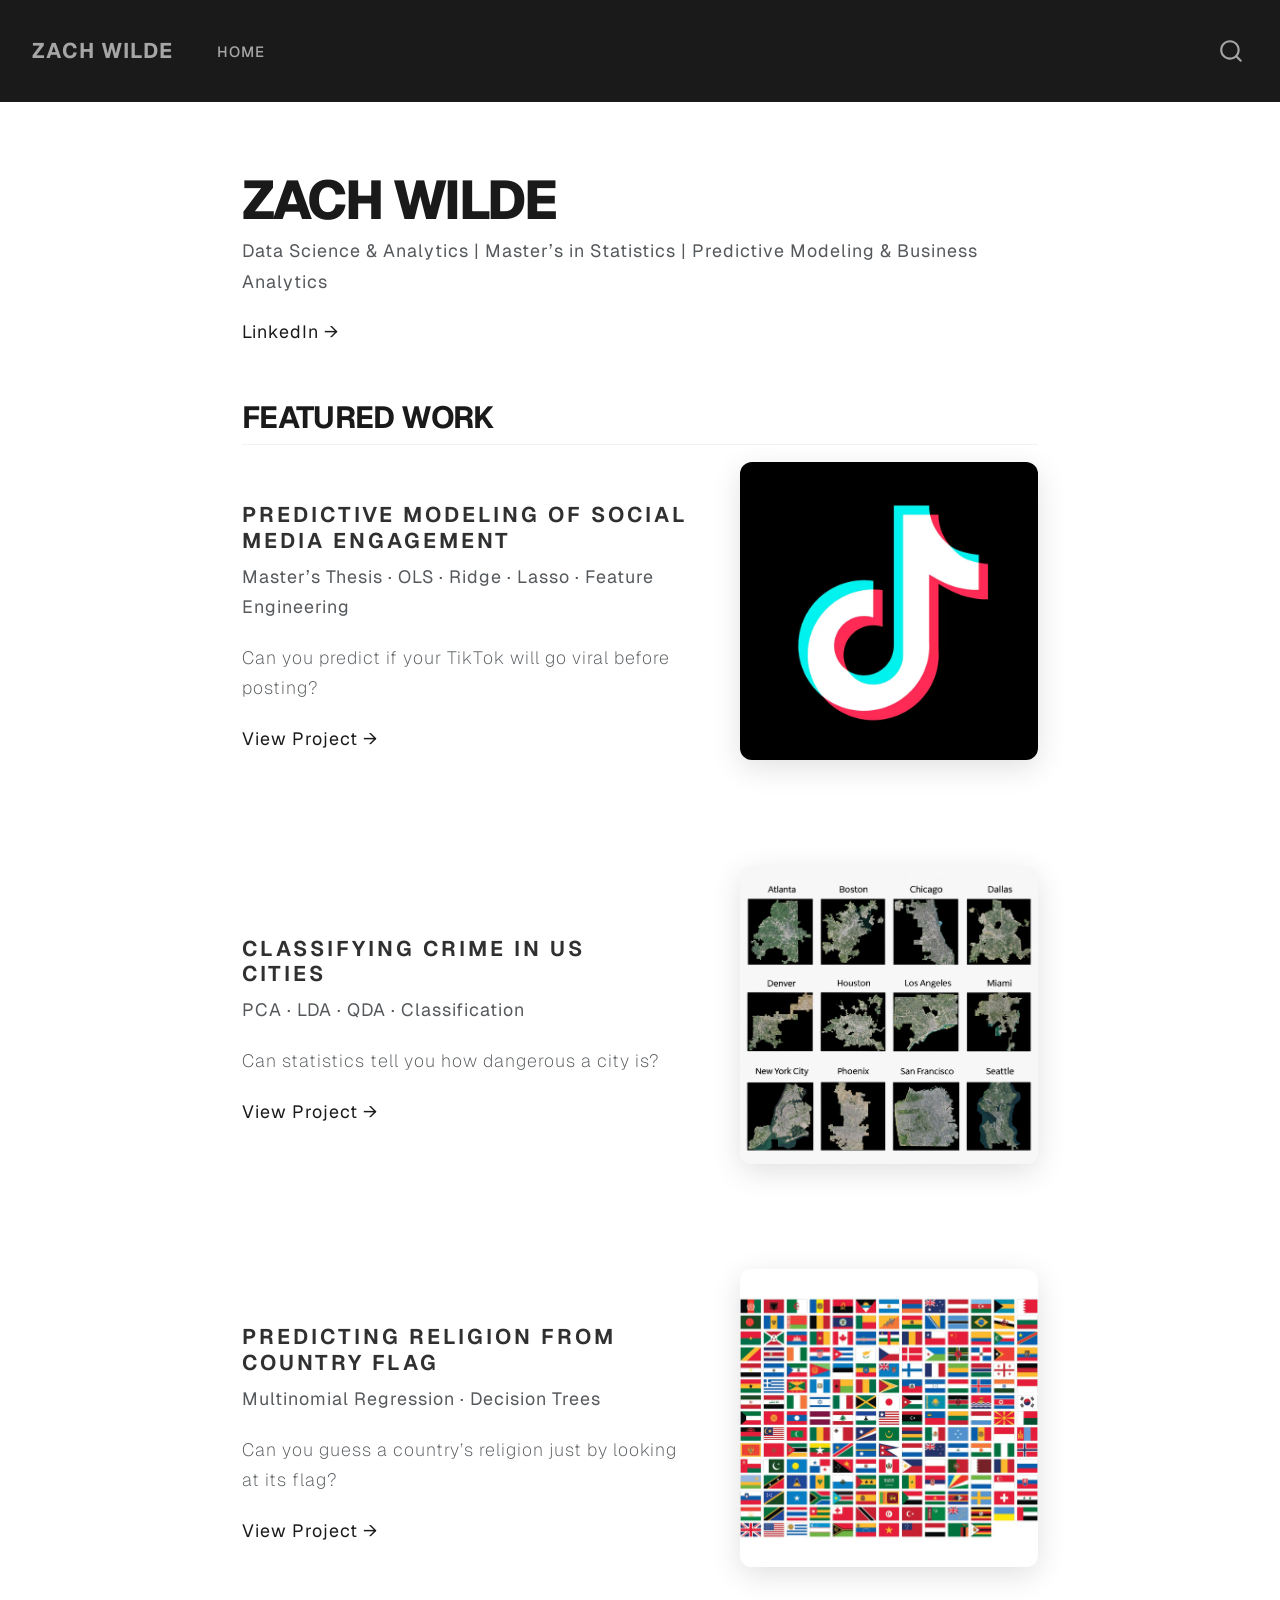
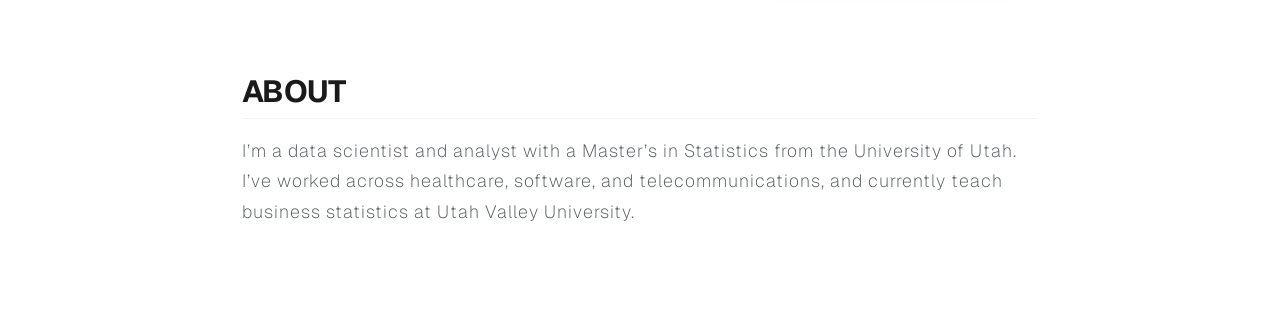
<file: index.html>
<!DOCTYPE html>
<html xmlns="http://www.w3.org/1999/xhtml" lang="en" xml:lang="en"><head>

<meta charset="utf-8">
<meta name="generator" content="quarto-1.8.25">

<meta name="viewport" content="width=device-width, initial-scale=1.0, user-scalable=yes">


<title>Zach Wilde</title>
<style>
code{white-space: pre-wrap;}
span.smallcaps{font-variant: small-caps;}
div.columns{display: flex; gap: min(4vw, 1.5em);}
div.column{flex: auto; overflow-x: auto;}
div.hanging-indent{margin-left: 1.5em; text-indent: -1.5em;}
ul.task-list{list-style: none;}
ul.task-list li input[type="checkbox"] {
  width: 0.8em;
  margin: 0 0.8em 0.2em -1em; /* quarto-specific, see https://github.com/quarto-dev/quarto-cli/issues/4556 */ 
  vertical-align: middle;
}
</style>


<script src="site_libs/quarto-nav/quarto-nav.js"></script>
<script src="site_libs/quarto-nav/headroom.min.js"></script>
<script src="site_libs/clipboard/clipboard.min.js"></script>
<script src="site_libs/quarto-search/autocomplete.umd.js"></script>
<script src="site_libs/quarto-search/fuse.min.js"></script>
<script src="site_libs/quarto-search/quarto-search.js"></script>
<meta name="quarto:offset" content="./">
<script src="site_libs/quarto-html/quarto.js" type="module"></script>
<script src="site_libs/quarto-html/tabsets/tabsets.js" type="module"></script>
<script src="site_libs/quarto-html/axe/axe-check.js" type="module"></script>
<script src="site_libs/quarto-html/popper.min.js"></script>
<script src="site_libs/quarto-html/tippy.umd.min.js"></script>
<script src="site_libs/quarto-html/anchor.min.js"></script>
<link href="site_libs/quarto-html/tippy.css" rel="stylesheet">
<link href="site_libs/quarto-html/quarto-syntax-highlighting-7b89279ff1a6dce999919e0e67d4d9ec.css" rel="stylesheet" id="quarto-text-highlighting-styles">
<script src="site_libs/bootstrap/bootstrap.min.js"></script>
<link href="site_libs/bootstrap/bootstrap-icons.css" rel="stylesheet">
<link href="site_libs/bootstrap/bootstrap-26827f95213357c060b998e0666f8ebe.min.css" rel="stylesheet" append-hash="true" id="quarto-bootstrap" data-mode="light">
<script id="quarto-search-options" type="application/json">{
  "location": "navbar",
  "copy-button": false,
  "collapse-after": 3,
  "panel-placement": "end",
  "type": "overlay",
  "limit": 50,
  "keyboard-shortcut": [
    "f",
    "/",
    "s"
  ],
  "show-item-context": false,
  "language": {
    "search-no-results-text": "No results",
    "search-matching-documents-text": "matching documents",
    "search-copy-link-title": "Copy link to search",
    "search-hide-matches-text": "Hide additional matches",
    "search-more-match-text": "more match in this document",
    "search-more-matches-text": "more matches in this document",
    "search-clear-button-title": "Clear",
    "search-text-placeholder": "",
    "search-detached-cancel-button-title": "Cancel",
    "search-submit-button-title": "Submit",
    "search-label": "Search"
  }
}</script>


<link rel="stylesheet" href="styles.css">
</head>

<body class="nav-fixed fullcontent quarto-light">

<div id="quarto-search-results"></div>
  <header id="quarto-header" class="headroom fixed-top">
    <nav class="navbar navbar-expand-lg " data-bs-theme="dark">
      <div class="navbar-container container-fluid">
      <div class="navbar-brand-container mx-auto">
    <a href="./index.html" class="navbar-brand navbar-brand-logo">
    </a>
    <a class="navbar-brand" href="./index.html">
    <span class="navbar-title">Zach Wilde</span>
    </a>
  </div>
            <div id="quarto-search" class="" title="Search"></div>
          <button class="navbar-toggler" type="button" data-bs-toggle="collapse" data-bs-target="#navbarCollapse" aria-controls="navbarCollapse" role="menu" aria-expanded="false" aria-label="Toggle navigation" onclick="if (window.quartoToggleHeadroom) { window.quartoToggleHeadroom(); }">
  <span class="navbar-toggler-icon"></span>
</button>
          <div class="collapse navbar-collapse" id="navbarCollapse">
            <ul class="navbar-nav navbar-nav-scroll me-auto">
  <li class="nav-item">
    <a class="nav-link active" href="./index.html" aria-current="page"> 
<span class="menu-text">Home</span></a>
  </li>  
</ul>
          </div> <!-- /navcollapse -->
            <div class="quarto-navbar-tools">
</div>
      </div> <!-- /container-fluid -->
    </nav>
</header>
<!-- content -->
<div id="quarto-content" class="quarto-container page-columns page-rows-contents page-layout-article page-navbar">
<!-- sidebar -->
<!-- margin-sidebar -->
    
<!-- main -->
<main class="content" id="quarto-document-content"><header id="title-block-header" class="quarto-title-block"></header>




<section id="zach-wilde" class="level1">
<h1>Zach Wilde</h1>
<p><strong>Data Science &amp; Analytics | Master’s in Statistics | Predictive Modeling &amp; Business Analytics</strong></p>
<p><a href="https://www.linkedin.com/in/zachwilde">LinkedIn →</a></p>
<section id="featured-work" class="level2">
<h2 class="anchored" data-anchor-id="featured-work">Featured Work</h2>
<div class="project-row">
<section id="predictive-modeling-of-social-media-engagement" class="level3 project-text">
<h3 class="anchored" data-anchor-id="predictive-modeling-of-social-media-engagement">Predictive Modeling of Social Media Engagement</h3>
<p><strong>Master’s Thesis · OLS · Ridge · Lasso · Feature Engineering</strong></p>
<p>Can you predict if your TikTok will go viral before posting?</p>
<p><a href="thesis.html">View Project →</a></p>
</section>
<div class="project-image">
<p><img src="tiktok.avif" class="img-fluid"></p>
</div>
</div>
<div class="project-row">
<section id="classifying-crime-in-us-cities" class="level3 project-text">
<h3 class="anchored" data-anchor-id="classifying-crime-in-us-cities">Classifying Crime in US Cities</h3>
<p><strong>PCA · LDA · QDA · Classification</strong></p>
<p>Can statistics tell you how dangerous a city is?</p>
<p><a href="crime.html">View Project →</a></p>
</section>
<div class="project-image">
<p><img src="crime_final.png" class="img-fluid"></p>
</div>
</div>
<div class="project-row">
<section id="predicting-religion-from-country-flag" class="level3 project-text">
<h3 class="anchored" data-anchor-id="predicting-religion-from-country-flag">Predicting Religion from Country Flag</h3>
<p><strong>Multinomial Regression · Decision Trees</strong></p>
<p>Can you guess a country’s religion just by looking at its flag?</p>
<p><a href="flags.html">View Project →</a></p>
</section>
<div class="project-image">
<p><img src="flag.jpeg" class="img-fluid"></p>
</div>
</div>
</section>
<section id="about" class="level2">
<h2 class="anchored" data-anchor-id="about">About</h2>
<p>I’m a data scientist and analyst with a Master’s in Statistics from the University of Utah. I’ve worked across healthcare, software, and telecommunications, and currently teach business statistics at Utah Valley University.</p>


</section>
</section>

</main> <!-- /main -->
<script id="quarto-html-after-body" type="application/javascript">
  window.document.addEventListener("DOMContentLoaded", function (event) {
    const icon = "";
    const anchorJS = new window.AnchorJS();
    anchorJS.options = {
      placement: 'right',
      icon: icon
    };
    anchorJS.add('.anchored');
    const isCodeAnnotation = (el) => {
      for (const clz of el.classList) {
        if (clz.startsWith('code-annotation-')) {                     
          return true;
        }
      }
      return false;
    }
    const onCopySuccess = function(e) {
      // button target
      const button = e.trigger;
      // don't keep focus
      button.blur();
      // flash "checked"
      button.classList.add('code-copy-button-checked');
      var currentTitle = button.getAttribute("title");
      button.setAttribute("title", "Copied!");
      let tooltip;
      if (window.bootstrap) {
        button.setAttribute("data-bs-toggle", "tooltip");
        button.setAttribute("data-bs-placement", "left");
        button.setAttribute("data-bs-title", "Copied!");
        tooltip = new bootstrap.Tooltip(button, 
          { trigger: "manual", 
            customClass: "code-copy-button-tooltip",
            offset: [0, -8]});
        tooltip.show();    
      }
      setTimeout(function() {
        if (tooltip) {
          tooltip.hide();
          button.removeAttribute("data-bs-title");
          button.removeAttribute("data-bs-toggle");
          button.removeAttribute("data-bs-placement");
        }
        button.setAttribute("title", currentTitle);
        button.classList.remove('code-copy-button-checked');
      }, 1000);
      // clear code selection
      e.clearSelection();
    }
    const getTextToCopy = function(trigger) {
      const outerScaffold = trigger.parentElement.cloneNode(true);
      const codeEl = outerScaffold.querySelector('code');
      for (const childEl of codeEl.children) {
        if (isCodeAnnotation(childEl)) {
          childEl.remove();
        }
      }
      return codeEl.innerText;
    }
    const clipboard = new window.ClipboardJS('.code-copy-button:not([data-in-quarto-modal])', {
      text: getTextToCopy
    });
    clipboard.on('success', onCopySuccess);
    if (window.document.getElementById('quarto-embedded-source-code-modal')) {
      const clipboardModal = new window.ClipboardJS('.code-copy-button[data-in-quarto-modal]', {
        text: getTextToCopy,
        container: window.document.getElementById('quarto-embedded-source-code-modal')
      });
      clipboardModal.on('success', onCopySuccess);
    }
      var localhostRegex = new RegExp(/^(?:http|https):\/\/localhost\:?[0-9]*\//);
      var mailtoRegex = new RegExp(/^mailto:/);
        var filterRegex = new RegExp('/' + window.location.host + '/');
      var isInternal = (href) => {
          return filterRegex.test(href) || localhostRegex.test(href) || mailtoRegex.test(href);
      }
      // Inspect non-navigation links and adorn them if external
     var links = window.document.querySelectorAll('a[href]:not(.nav-link):not(.navbar-brand):not(.toc-action):not(.sidebar-link):not(.sidebar-item-toggle):not(.pagination-link):not(.no-external):not([aria-hidden]):not(.dropdown-item):not(.quarto-navigation-tool):not(.about-link)');
      for (var i=0; i<links.length; i++) {
        const link = links[i];
        if (!isInternal(link.href)) {
          // undo the damage that might have been done by quarto-nav.js in the case of
          // links that we want to consider external
          if (link.dataset.originalHref !== undefined) {
            link.href = link.dataset.originalHref;
          }
        }
      }
    function tippyHover(el, contentFn, onTriggerFn, onUntriggerFn) {
      const config = {
        allowHTML: true,
        maxWidth: 500,
        delay: 100,
        arrow: false,
        appendTo: function(el) {
            return el.parentElement;
        },
        interactive: true,
        interactiveBorder: 10,
        theme: 'quarto',
        placement: 'bottom-start',
      };
      if (contentFn) {
        config.content = contentFn;
      }
      if (onTriggerFn) {
        config.onTrigger = onTriggerFn;
      }
      if (onUntriggerFn) {
        config.onUntrigger = onUntriggerFn;
      }
      window.tippy(el, config); 
    }
    const noterefs = window.document.querySelectorAll('a[role="doc-noteref"]');
    for (var i=0; i<noterefs.length; i++) {
      const ref = noterefs[i];
      tippyHover(ref, function() {
        // use id or data attribute instead here
        let href = ref.getAttribute('data-footnote-href') || ref.getAttribute('href');
        try { href = new URL(href).hash; } catch {}
        const id = href.replace(/^#\/?/, "");
        const note = window.document.getElementById(id);
        if (note) {
          return note.innerHTML;
        } else {
          return "";
        }
      });
    }
    const xrefs = window.document.querySelectorAll('a.quarto-xref');
    const processXRef = (id, note) => {
      // Strip column container classes
      const stripColumnClz = (el) => {
        el.classList.remove("page-full", "page-columns");
        if (el.children) {
          for (const child of el.children) {
            stripColumnClz(child);
          }
        }
      }
      stripColumnClz(note)
      if (id === null || id.startsWith('sec-')) {
        // Special case sections, only their first couple elements
        const container = document.createElement("div");
        if (note.children && note.children.length > 2) {
          container.appendChild(note.children[0].cloneNode(true));
          for (let i = 1; i < note.children.length; i++) {
            const child = note.children[i];
            if (child.tagName === "P" && child.innerText === "") {
              continue;
            } else {
              container.appendChild(child.cloneNode(true));
              break;
            }
          }
          if (window.Quarto?.typesetMath) {
            window.Quarto.typesetMath(container);
          }
          return container.innerHTML
        } else {
          if (window.Quarto?.typesetMath) {
            window.Quarto.typesetMath(note);
          }
          return note.innerHTML;
        }
      } else {
        // Remove any anchor links if they are present
        const anchorLink = note.querySelector('a.anchorjs-link');
        if (anchorLink) {
          anchorLink.remove();
        }
        if (window.Quarto?.typesetMath) {
          window.Quarto.typesetMath(note);
        }
        if (note.classList.contains("callout")) {
          return note.outerHTML;
        } else {
          return note.innerHTML;
        }
      }
    }
    for (var i=0; i<xrefs.length; i++) {
      const xref = xrefs[i];
      tippyHover(xref, undefined, function(instance) {
        instance.disable();
        let url = xref.getAttribute('href');
        let hash = undefined; 
        if (url.startsWith('#')) {
          hash = url;
        } else {
          try { hash = new URL(url).hash; } catch {}
        }
        if (hash) {
          const id = hash.replace(/^#\/?/, "");
          const note = window.document.getElementById(id);
          if (note !== null) {
            try {
              const html = processXRef(id, note.cloneNode(true));
              instance.setContent(html);
            } finally {
              instance.enable();
              instance.show();
            }
          } else {
            // See if we can fetch this
            fetch(url.split('#')[0])
            .then(res => res.text())
            .then(html => {
              const parser = new DOMParser();
              const htmlDoc = parser.parseFromString(html, "text/html");
              const note = htmlDoc.getElementById(id);
              if (note !== null) {
                const html = processXRef(id, note);
                instance.setContent(html);
              } 
            }).finally(() => {
              instance.enable();
              instance.show();
            });
          }
        } else {
          // See if we can fetch a full url (with no hash to target)
          // This is a special case and we should probably do some content thinning / targeting
          fetch(url)
          .then(res => res.text())
          .then(html => {
            const parser = new DOMParser();
            const htmlDoc = parser.parseFromString(html, "text/html");
            const note = htmlDoc.querySelector('main.content');
            if (note !== null) {
              // This should only happen for chapter cross references
              // (since there is no id in the URL)
              // remove the first header
              if (note.children.length > 0 && note.children[0].tagName === "HEADER") {
                note.children[0].remove();
              }
              const html = processXRef(null, note);
              instance.setContent(html);
            } 
          }).finally(() => {
            instance.enable();
            instance.show();
          });
        }
      }, function(instance) {
      });
    }
        let selectedAnnoteEl;
        const selectorForAnnotation = ( cell, annotation) => {
          let cellAttr = 'data-code-cell="' + cell + '"';
          let lineAttr = 'data-code-annotation="' +  annotation + '"';
          const selector = 'span[' + cellAttr + '][' + lineAttr + ']';
          return selector;
        }
        const selectCodeLines = (annoteEl) => {
          const doc = window.document;
          const targetCell = annoteEl.getAttribute("data-target-cell");
          const targetAnnotation = annoteEl.getAttribute("data-target-annotation");
          const annoteSpan = window.document.querySelector(selectorForAnnotation(targetCell, targetAnnotation));
          const lines = annoteSpan.getAttribute("data-code-lines").split(",");
          const lineIds = lines.map((line) => {
            return targetCell + "-" + line;
          })
          let top = null;
          let height = null;
          let parent = null;
          if (lineIds.length > 0) {
              //compute the position of the single el (top and bottom and make a div)
              const el = window.document.getElementById(lineIds[0]);
              top = el.offsetTop;
              height = el.offsetHeight;
              parent = el.parentElement.parentElement;
            if (lineIds.length > 1) {
              const lastEl = window.document.getElementById(lineIds[lineIds.length - 1]);
              const bottom = lastEl.offsetTop + lastEl.offsetHeight;
              height = bottom - top;
            }
            if (top !== null && height !== null && parent !== null) {
              // cook up a div (if necessary) and position it 
              let div = window.document.getElementById("code-annotation-line-highlight");
              if (div === null) {
                div = window.document.createElement("div");
                div.setAttribute("id", "code-annotation-line-highlight");
                div.style.position = 'absolute';
                parent.appendChild(div);
              }
              div.style.top = top - 2 + "px";
              div.style.height = height + 4 + "px";
              div.style.left = 0;
              let gutterDiv = window.document.getElementById("code-annotation-line-highlight-gutter");
              if (gutterDiv === null) {
                gutterDiv = window.document.createElement("div");
                gutterDiv.setAttribute("id", "code-annotation-line-highlight-gutter");
                gutterDiv.style.position = 'absolute';
                const codeCell = window.document.getElementById(targetCell);
                const gutter = codeCell.querySelector('.code-annotation-gutter');
                gutter.appendChild(gutterDiv);
              }
              gutterDiv.style.top = top - 2 + "px";
              gutterDiv.style.height = height + 4 + "px";
            }
            selectedAnnoteEl = annoteEl;
          }
        };
        const unselectCodeLines = () => {
          const elementsIds = ["code-annotation-line-highlight", "code-annotation-line-highlight-gutter"];
          elementsIds.forEach((elId) => {
            const div = window.document.getElementById(elId);
            if (div) {
              div.remove();
            }
          });
          selectedAnnoteEl = undefined;
        };
          // Handle positioning of the toggle
      window.addEventListener(
        "resize",
        throttle(() => {
          elRect = undefined;
          if (selectedAnnoteEl) {
            selectCodeLines(selectedAnnoteEl);
          }
        }, 10)
      );
      function throttle(fn, ms) {
      let throttle = false;
      let timer;
        return (...args) => {
          if(!throttle) { // first call gets through
              fn.apply(this, args);
              throttle = true;
          } else { // all the others get throttled
              if(timer) clearTimeout(timer); // cancel #2
              timer = setTimeout(() => {
                fn.apply(this, args);
                timer = throttle = false;
              }, ms);
          }
        };
      }
        // Attach click handler to the DT
        const annoteDls = window.document.querySelectorAll('dt[data-target-cell]');
        for (const annoteDlNode of annoteDls) {
          annoteDlNode.addEventListener('click', (event) => {
            const clickedEl = event.target;
            if (clickedEl !== selectedAnnoteEl) {
              unselectCodeLines();
              const activeEl = window.document.querySelector('dt[data-target-cell].code-annotation-active');
              if (activeEl) {
                activeEl.classList.remove('code-annotation-active');
              }
              selectCodeLines(clickedEl);
              clickedEl.classList.add('code-annotation-active');
            } else {
              // Unselect the line
              unselectCodeLines();
              clickedEl.classList.remove('code-annotation-active');
            }
          });
        }
    const findCites = (el) => {
      const parentEl = el.parentElement;
      if (parentEl) {
        const cites = parentEl.dataset.cites;
        if (cites) {
          return {
            el,
            cites: cites.split(' ')
          };
        } else {
          return findCites(el.parentElement)
        }
      } else {
        return undefined;
      }
    };
    var bibliorefs = window.document.querySelectorAll('a[role="doc-biblioref"]');
    for (var i=0; i<bibliorefs.length; i++) {
      const ref = bibliorefs[i];
      const citeInfo = findCites(ref);
      if (citeInfo) {
        tippyHover(citeInfo.el, function() {
          var popup = window.document.createElement('div');
          citeInfo.cites.forEach(function(cite) {
            var citeDiv = window.document.createElement('div');
            citeDiv.classList.add('hanging-indent');
            citeDiv.classList.add('csl-entry');
            var biblioDiv = window.document.getElementById('ref-' + cite);
            if (biblioDiv) {
              citeDiv.innerHTML = biblioDiv.innerHTML;
            }
            popup.appendChild(citeDiv);
          });
          return popup.innerHTML;
        });
      }
    }
  });
  </script>
</div> <!-- /content -->




</body></html>
</file>
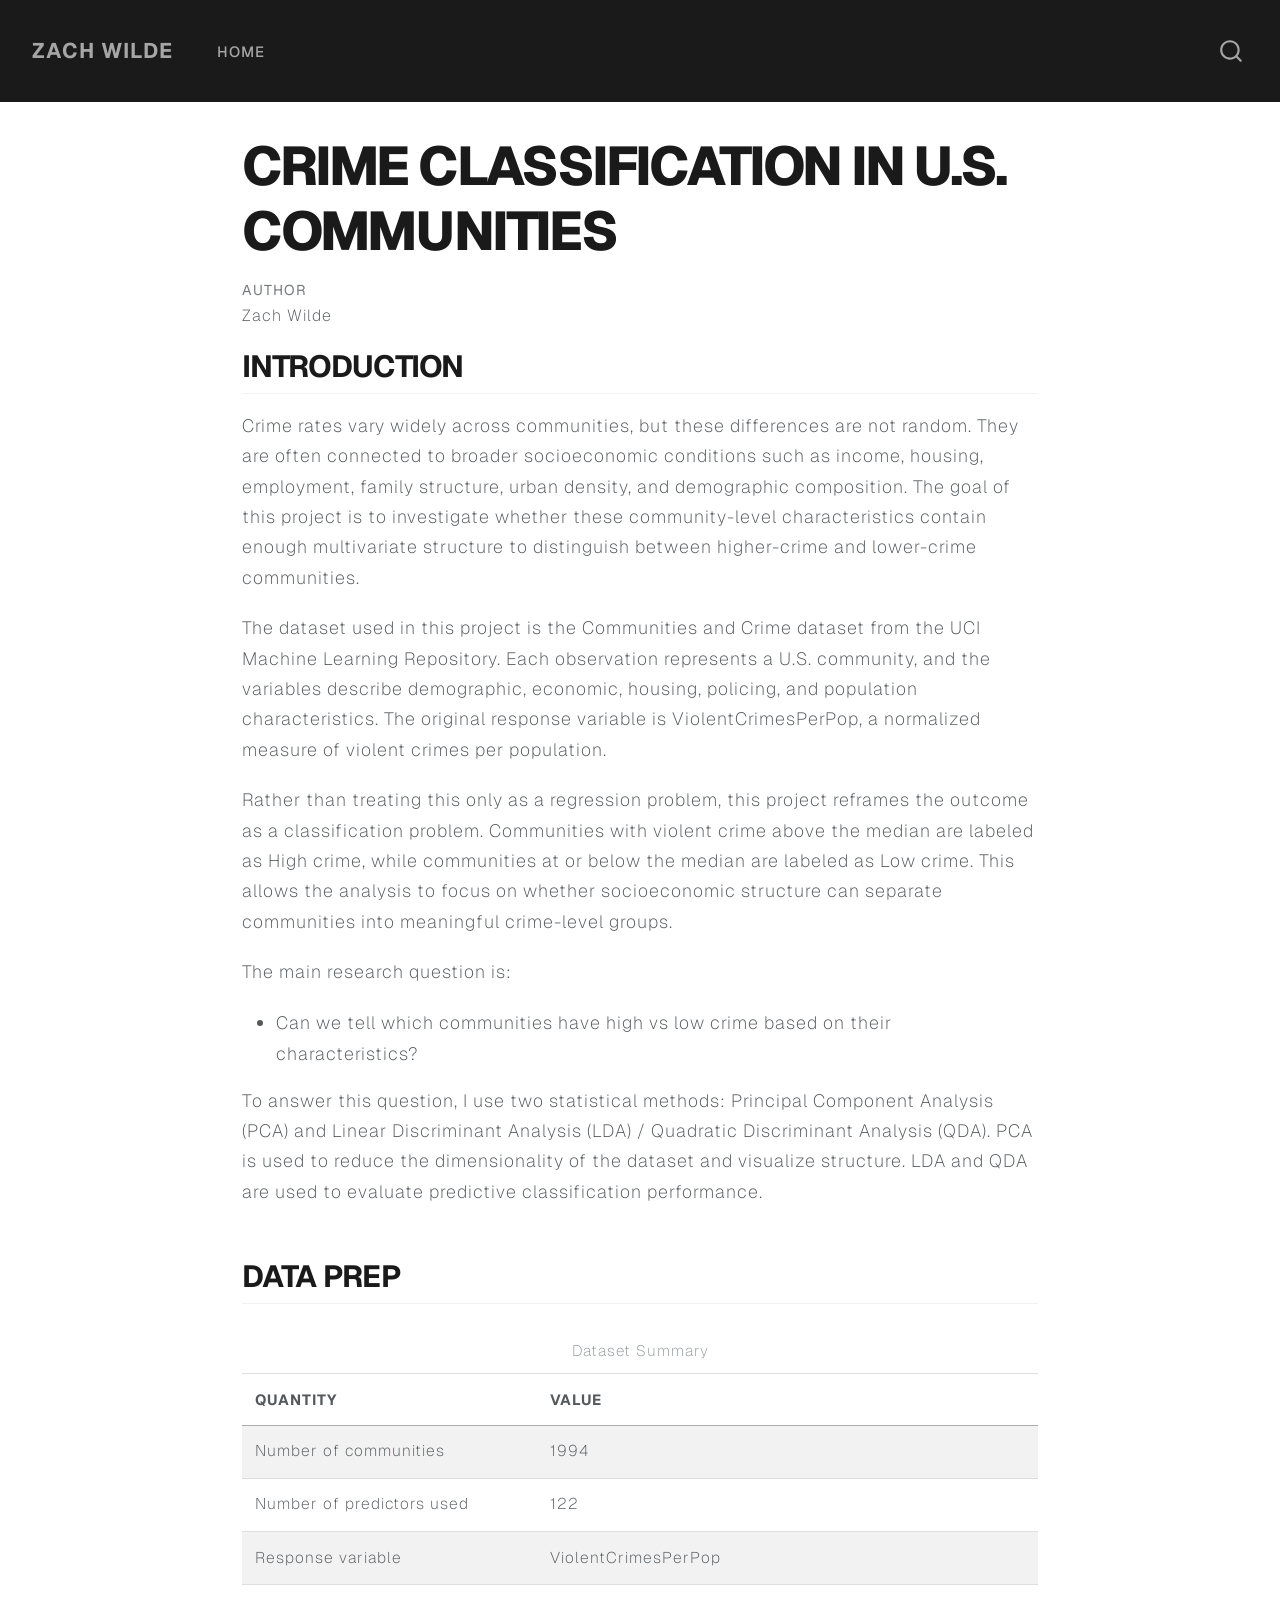
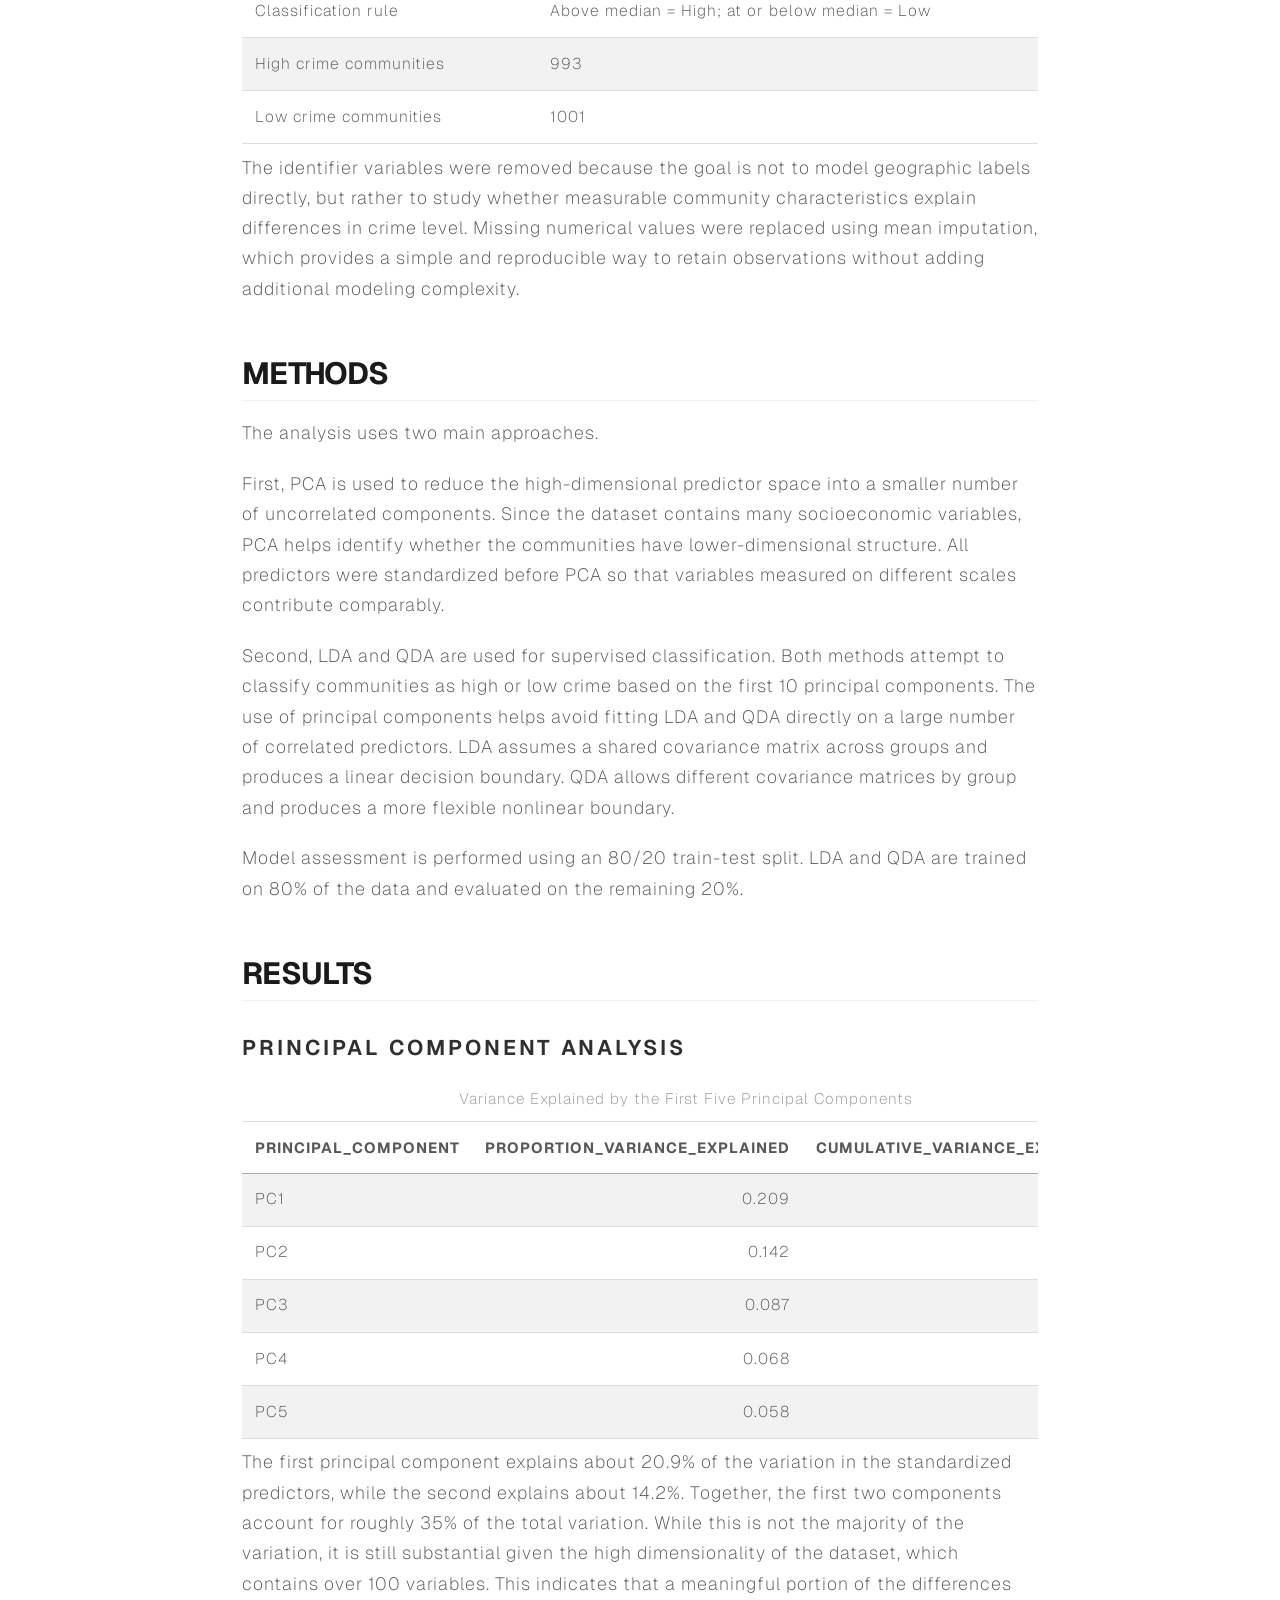
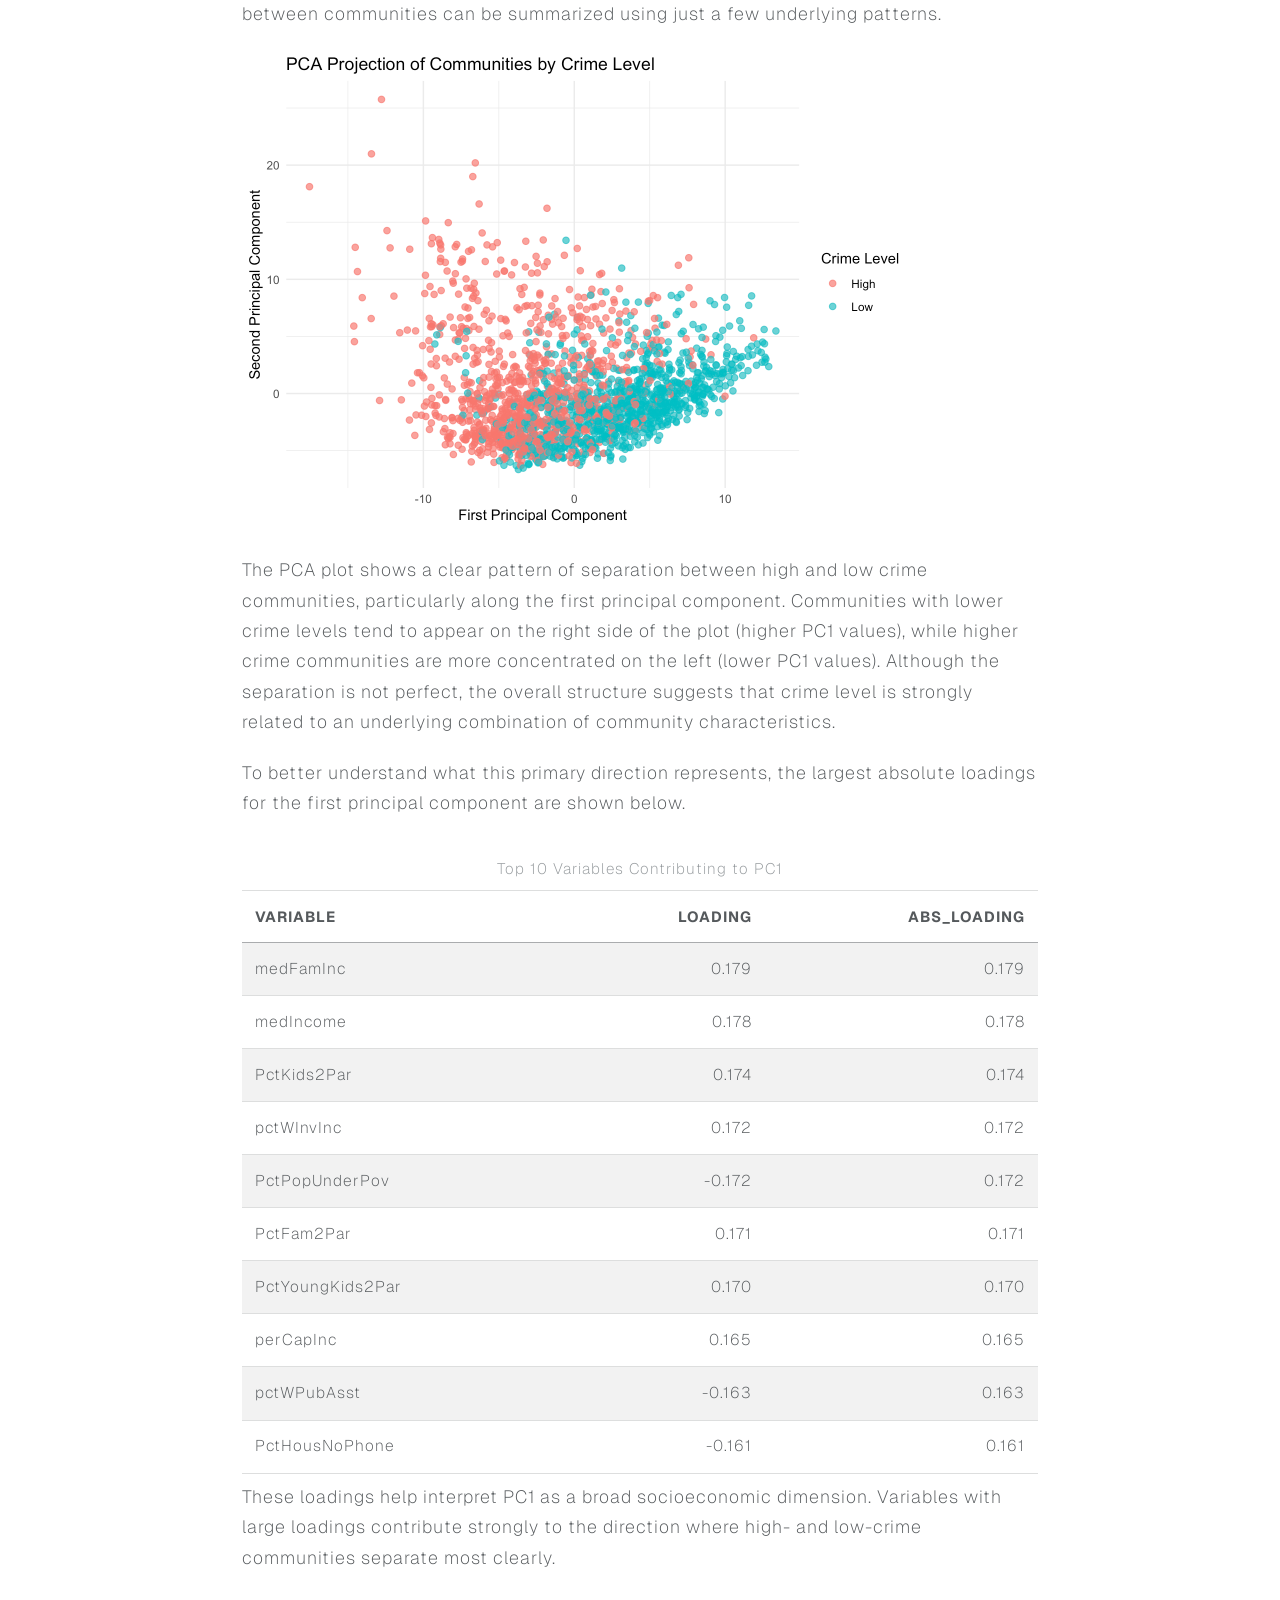
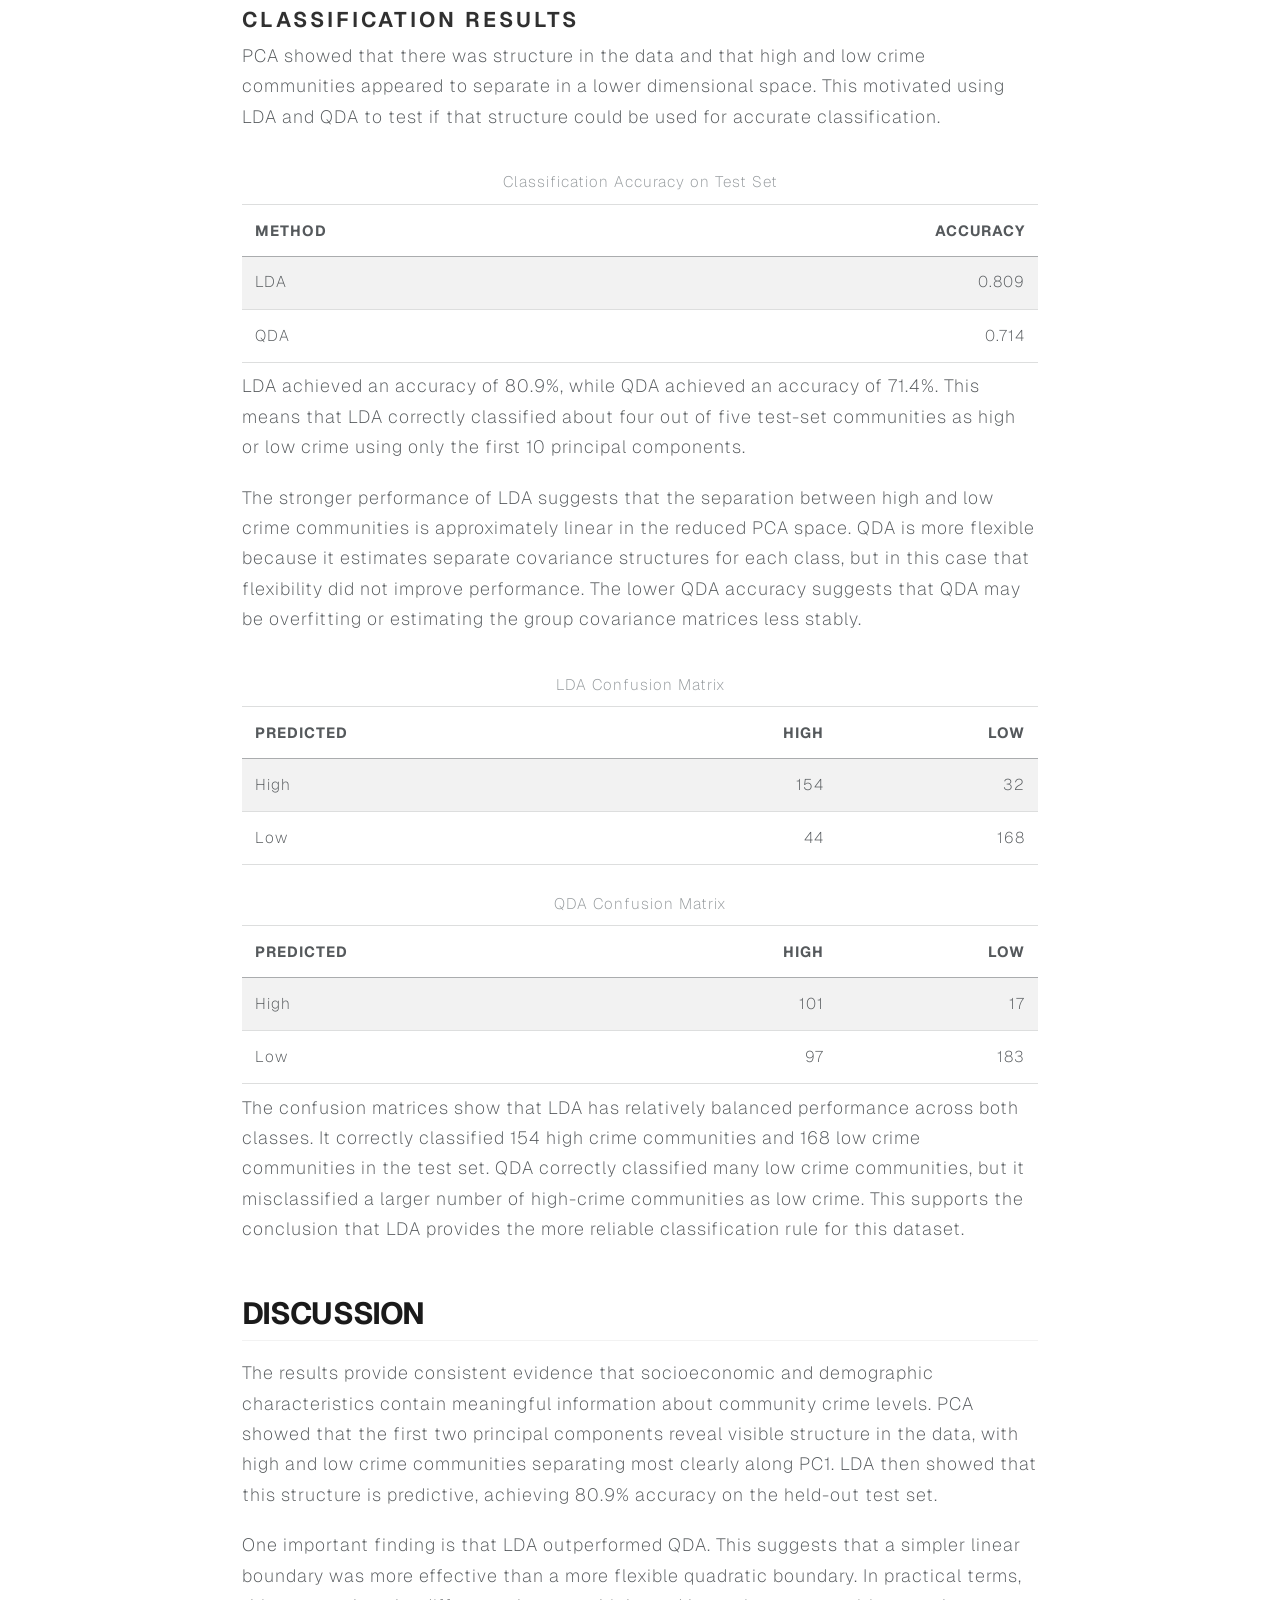
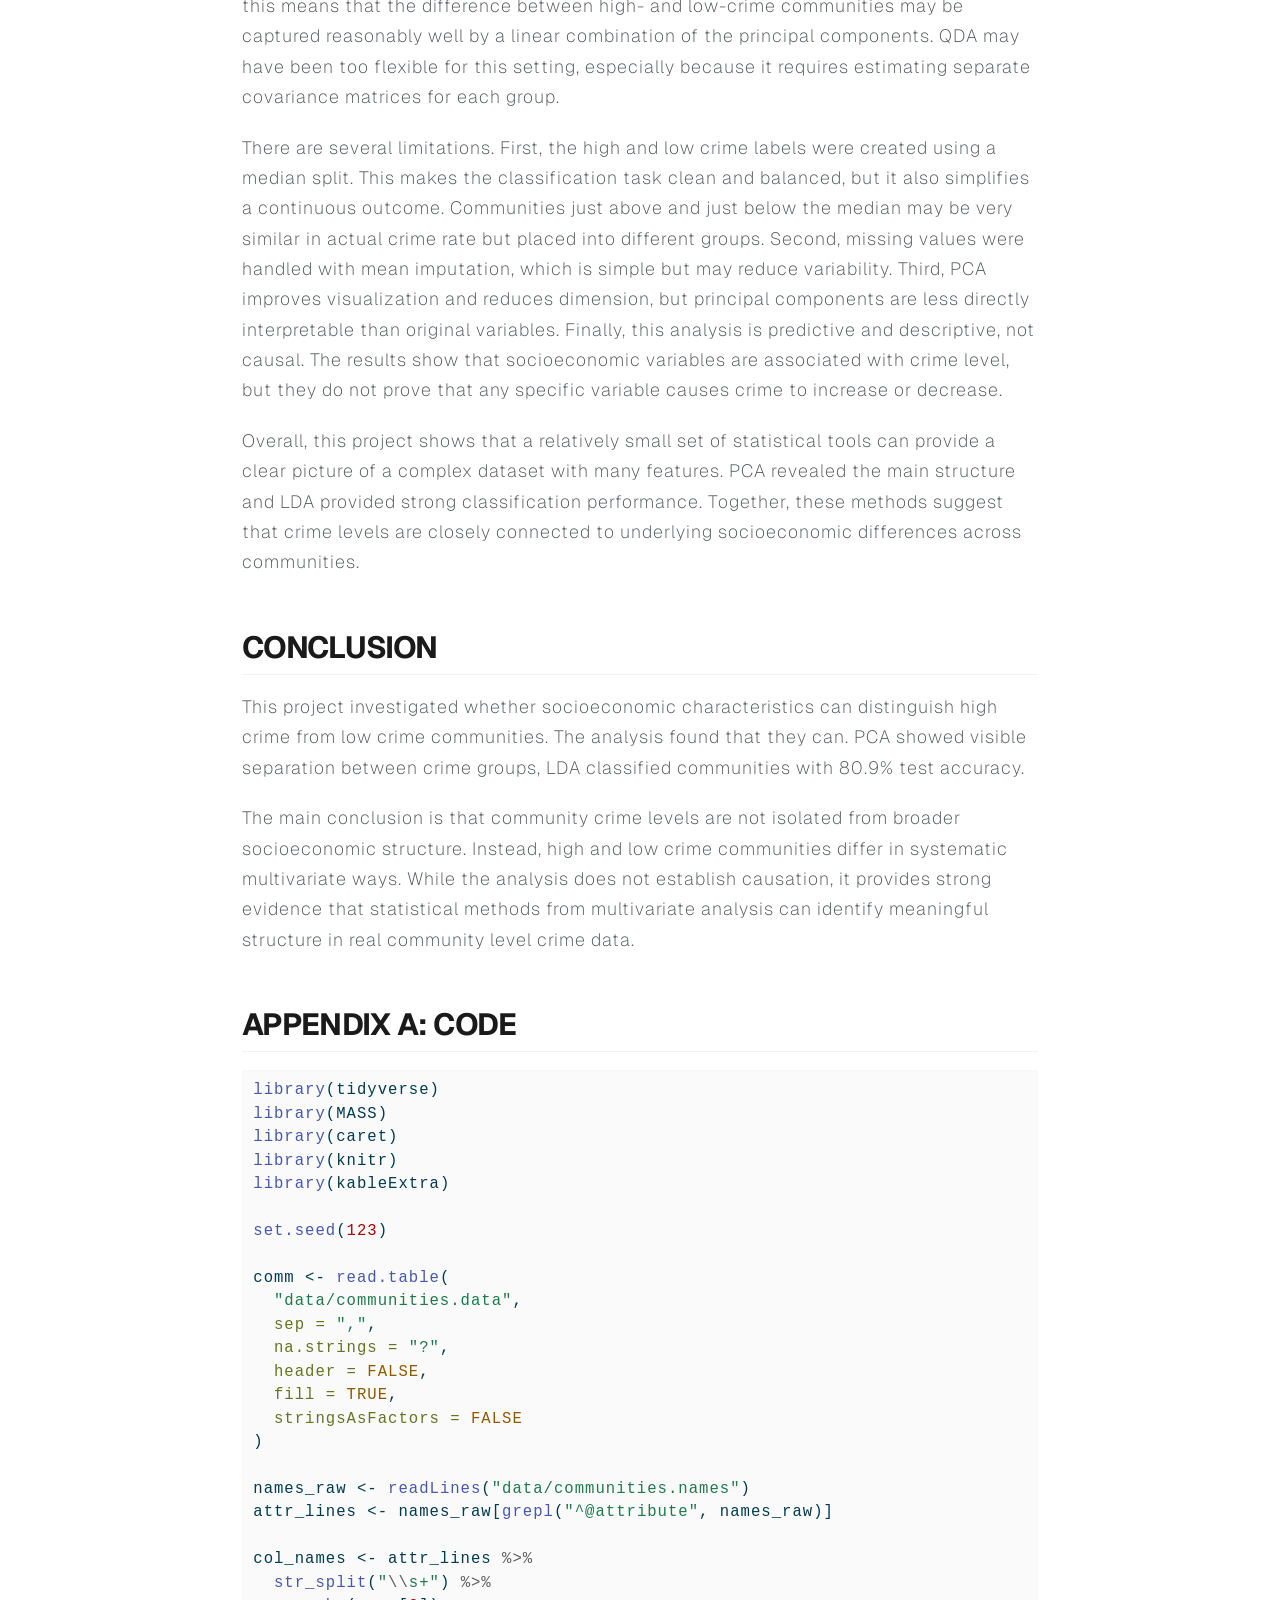
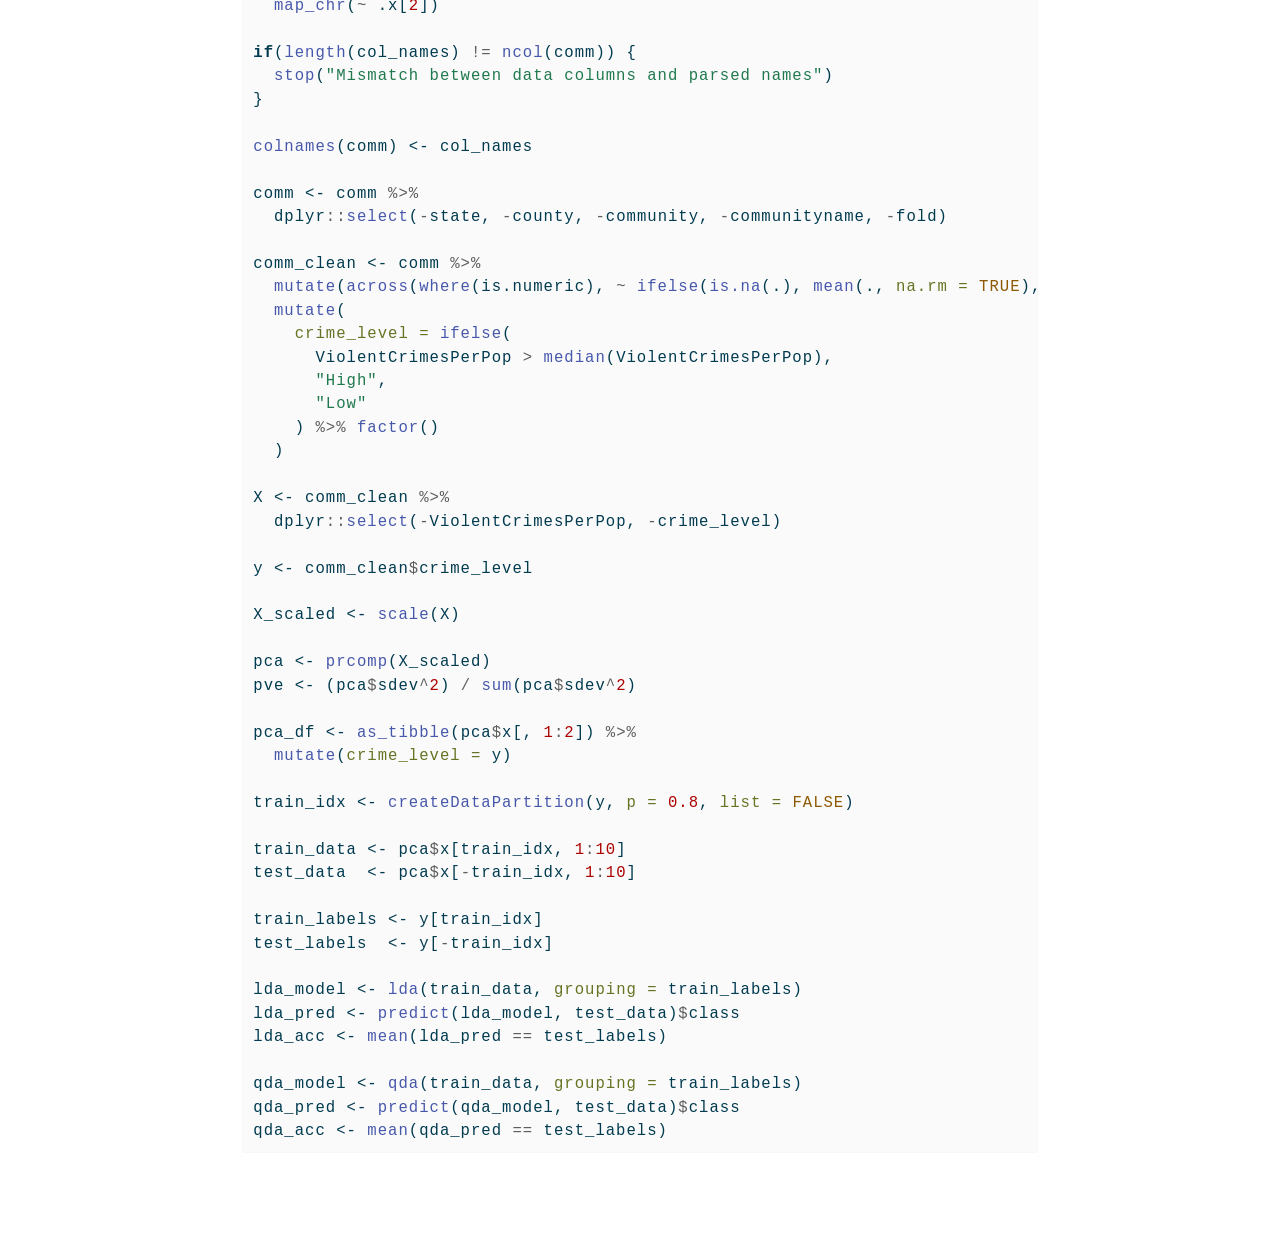
<file: crime.html>
<!DOCTYPE html>
<html xmlns="http://www.w3.org/1999/xhtml" lang="en" xml:lang="en"><head>

<meta charset="utf-8">
<meta name="generator" content="quarto-1.8.25">

<meta name="viewport" content="width=device-width, initial-scale=1.0, user-scalable=yes">

<meta name="author" content="Zach Wilde">

<title>Crime Classification in U.S. Communities – Zach Wilde</title>
<style>
code{white-space: pre-wrap;}
span.smallcaps{font-variant: small-caps;}
div.columns{display: flex; gap: min(4vw, 1.5em);}
div.column{flex: auto; overflow-x: auto;}
div.hanging-indent{margin-left: 1.5em; text-indent: -1.5em;}
ul.task-list{list-style: none;}
ul.task-list li input[type="checkbox"] {
  width: 0.8em;
  margin: 0 0.8em 0.2em -1em; /* quarto-specific, see https://github.com/quarto-dev/quarto-cli/issues/4556 */ 
  vertical-align: middle;
}
/* CSS for syntax highlighting */
html { -webkit-text-size-adjust: 100%; }
pre > code.sourceCode { white-space: pre; position: relative; }
pre > code.sourceCode > span { display: inline-block; line-height: 1.25; }
pre > code.sourceCode > span:empty { height: 1.2em; }
.sourceCode { overflow: visible; }
code.sourceCode > span { color: inherit; text-decoration: inherit; }
div.sourceCode { margin: 1em 0; }
pre.sourceCode { margin: 0; }
@media screen {
div.sourceCode { overflow: auto; }
}
@media print {
pre > code.sourceCode { white-space: pre-wrap; }
pre > code.sourceCode > span { text-indent: -5em; padding-left: 5em; }
}
pre.numberSource code
  { counter-reset: source-line 0; }
pre.numberSource code > span
  { position: relative; left: -4em; counter-increment: source-line; }
pre.numberSource code > span > a:first-child::before
  { content: counter(source-line);
    position: relative; left: -1em; text-align: right; vertical-align: baseline;
    border: none; display: inline-block;
    -webkit-touch-callout: none; -webkit-user-select: none;
    -khtml-user-select: none; -moz-user-select: none;
    -ms-user-select: none; user-select: none;
    padding: 0 4px; width: 4em;
  }
pre.numberSource { margin-left: 3em;  padding-left: 4px; }
div.sourceCode
  {   }
@media screen {
pre > code.sourceCode > span > a:first-child::before { text-decoration: underline; }
}
</style>


<script src="site_libs/quarto-nav/quarto-nav.js"></script>
<script src="site_libs/quarto-nav/headroom.min.js"></script>
<script src="site_libs/clipboard/clipboard.min.js"></script>
<script src="site_libs/quarto-search/autocomplete.umd.js"></script>
<script src="site_libs/quarto-search/fuse.min.js"></script>
<script src="site_libs/quarto-search/quarto-search.js"></script>
<meta name="quarto:offset" content="./">
<script src="site_libs/quarto-html/quarto.js" type="module"></script>
<script src="site_libs/quarto-html/tabsets/tabsets.js" type="module"></script>
<script src="site_libs/quarto-html/axe/axe-check.js" type="module"></script>
<script src="site_libs/quarto-html/popper.min.js"></script>
<script src="site_libs/quarto-html/tippy.umd.min.js"></script>
<script src="site_libs/quarto-html/anchor.min.js"></script>
<link href="site_libs/quarto-html/tippy.css" rel="stylesheet">
<link href="site_libs/quarto-html/quarto-syntax-highlighting-7b89279ff1a6dce999919e0e67d4d9ec.css" rel="stylesheet" id="quarto-text-highlighting-styles">
<script src="site_libs/bootstrap/bootstrap.min.js"></script>
<link href="site_libs/bootstrap/bootstrap-icons.css" rel="stylesheet">
<link href="site_libs/bootstrap/bootstrap-26827f95213357c060b998e0666f8ebe.min.css" rel="stylesheet" append-hash="true" id="quarto-bootstrap" data-mode="light">
<script id="quarto-search-options" type="application/json">{
  "location": "navbar",
  "copy-button": false,
  "collapse-after": 3,
  "panel-placement": "end",
  "type": "overlay",
  "limit": 50,
  "keyboard-shortcut": [
    "f",
    "/",
    "s"
  ],
  "show-item-context": false,
  "language": {
    "search-no-results-text": "No results",
    "search-matching-documents-text": "matching documents",
    "search-copy-link-title": "Copy link to search",
    "search-hide-matches-text": "Hide additional matches",
    "search-more-match-text": "more match in this document",
    "search-more-matches-text": "more matches in this document",
    "search-clear-button-title": "Clear",
    "search-text-placeholder": "",
    "search-detached-cancel-button-title": "Cancel",
    "search-submit-button-title": "Submit",
    "search-label": "Search"
  }
}</script>
<script src="site_libs/kePrint-0.0.1/kePrint.js"></script>
<link href="site_libs/lightable-0.0.1/lightable.css" rel="stylesheet">


<link rel="stylesheet" href="styles.css">
</head>

<body class="nav-fixed fullcontent quarto-light">

<div id="quarto-search-results"></div>
  <header id="quarto-header" class="headroom fixed-top">
    <nav class="navbar navbar-expand-lg " data-bs-theme="dark">
      <div class="navbar-container container-fluid">
      <div class="navbar-brand-container mx-auto">
    <a href="./index.html" class="navbar-brand navbar-brand-logo">
    </a>
    <a class="navbar-brand" href="./index.html">
    <span class="navbar-title">Zach Wilde</span>
    </a>
  </div>
            <div id="quarto-search" class="" title="Search"></div>
          <button class="navbar-toggler" type="button" data-bs-toggle="collapse" data-bs-target="#navbarCollapse" aria-controls="navbarCollapse" role="menu" aria-expanded="false" aria-label="Toggle navigation" onclick="if (window.quartoToggleHeadroom) { window.quartoToggleHeadroom(); }">
  <span class="navbar-toggler-icon"></span>
</button>
          <div class="collapse navbar-collapse" id="navbarCollapse">
            <ul class="navbar-nav navbar-nav-scroll me-auto">
  <li class="nav-item">
    <a class="nav-link" href="./index.html"> 
<span class="menu-text">Home</span></a>
  </li>  
</ul>
          </div> <!-- /navcollapse -->
            <div class="quarto-navbar-tools">
</div>
      </div> <!-- /container-fluid -->
    </nav>
</header>
<!-- content -->
<div id="quarto-content" class="quarto-container page-columns page-rows-contents page-layout-article page-navbar">
<!-- sidebar -->
<!-- margin-sidebar -->
    
<!-- main -->
<main class="content" id="quarto-document-content">

<header id="title-block-header" class="quarto-title-block default">
<div class="quarto-title">
<h1 class="title">Crime Classification in U.S. Communities</h1>
</div>



<div class="quarto-title-meta">

    <div>
    <div class="quarto-title-meta-heading">Author</div>
    <div class="quarto-title-meta-contents">
             <p>Zach Wilde </p>
          </div>
  </div>
    
  
    
  </div>
  


</header>


<section id="introduction" class="level2">
<h2 class="anchored" data-anchor-id="introduction">Introduction</h2>
<p>Crime rates vary widely across communities, but these differences are not random. They are often connected to broader socioeconomic conditions such as income, housing, employment, family structure, urban density, and demographic composition. The goal of this project is to investigate whether these community-level characteristics contain enough multivariate structure to distinguish between higher-crime and lower-crime communities.</p>
<p>The dataset used in this project is the Communities and Crime dataset from the UCI Machine Learning Repository. Each observation represents a U.S. community, and the variables describe demographic, economic, housing, policing, and population characteristics. The original response variable is ViolentCrimesPerPop, a normalized measure of violent crimes per population.</p>
<p>Rather than treating this only as a regression problem, this project reframes the outcome as a classification problem. Communities with violent crime above the median are labeled as High crime, while communities at or below the median are labeled as Low crime. This allows the analysis to focus on whether socioeconomic structure can separate communities into meaningful crime-level groups.</p>
<p>The main research question is:</p>
<ul>
<li>Can we tell which communities have high vs low crime based on their characteristics?</li>
</ul>
<p>To answer this question, I use two statistical methods: Principal Component Analysis (PCA) and Linear Discriminant Analysis (LDA) / Quadratic Discriminant Analysis (QDA). PCA is used to reduce the dimensionality of the dataset and visualize structure. LDA and QDA are used to evaluate predictive classification performance.</p>
</section>
<section id="data-prep" class="level2">
<h2 class="anchored" data-anchor-id="data-prep">Data Prep</h2>
<div class="cell">
<div class="cell-output-display">
<table class="table caption-top table-sm table-striped small">
<caption>Dataset Summary</caption>
<thead>
<tr class="header">
<th style="text-align: left;" data-quarto-table-cell-role="th">Quantity</th>
<th style="text-align: left;" data-quarto-table-cell-role="th">Value</th>
</tr>
</thead>
<tbody>
<tr class="odd">
<td style="text-align: left;">Number of communities</td>
<td style="text-align: left;">1994</td>
</tr>
<tr class="even">
<td style="text-align: left;">Number of predictors used</td>
<td style="text-align: left;">122</td>
</tr>
<tr class="odd">
<td style="text-align: left;">Response variable</td>
<td style="text-align: left;">ViolentCrimesPerPop</td>
</tr>
<tr class="even">
<td style="text-align: left;">Classification rule</td>
<td style="text-align: left;">Above median = High; at or below median = Low</td>
</tr>
<tr class="odd">
<td style="text-align: left;">High crime communities</td>
<td style="text-align: left;">993</td>
</tr>
<tr class="even">
<td style="text-align: left;">Low crime communities</td>
<td style="text-align: left;">1001</td>
</tr>
</tbody>
</table>
</div>
</div>
<p>The identifier variables were removed because the goal is not to model geographic labels directly, but rather to study whether measurable community characteristics explain differences in crime level. Missing numerical values were replaced using mean imputation, which provides a simple and reproducible way to retain observations without adding additional modeling complexity.</p>
</section>
<section id="methods" class="level2">
<h2 class="anchored" data-anchor-id="methods">Methods</h2>
<p>The analysis uses two main approaches.</p>
<p>First, PCA is used to reduce the high-dimensional predictor space into a smaller number of uncorrelated components. Since the dataset contains many socioeconomic variables, PCA helps identify whether the communities have lower-dimensional structure. All predictors were standardized before PCA so that variables measured on different scales contribute comparably.</p>
<p>Second, LDA and QDA are used for supervised classification. Both methods attempt to classify communities as high or low crime based on the first 10 principal components. The use of principal components helps avoid fitting LDA and QDA directly on a large number of correlated predictors. LDA assumes a shared covariance matrix across groups and produces a linear decision boundary. QDA allows different covariance matrices by group and produces a more flexible nonlinear boundary.</p>
<p>Model assessment is performed using an 80/20 train-test split. LDA and QDA are trained on 80% of the data and evaluated on the remaining 20%.</p>
</section>
<section id="results" class="level2">
<h2 class="anchored" data-anchor-id="results">Results</h2>
<section id="principal-component-analysis" class="level3">
<h3 class="anchored" data-anchor-id="principal-component-analysis">Principal Component Analysis</h3>
<div class="cell">
<div class="cell-output-display">
<table class="table caption-top table-sm table-striped small">
<caption>Variance Explained by the First Five Principal Components</caption>
<thead>
<tr class="header">
<th style="text-align: left;" data-quarto-table-cell-role="th">Principal_Component</th>
<th style="text-align: right;" data-quarto-table-cell-role="th">Proportion_Variance_Explained</th>
<th style="text-align: right;" data-quarto-table-cell-role="th">Cumulative_Variance_Explained</th>
</tr>
</thead>
<tbody>
<tr class="odd">
<td style="text-align: left;">PC1</td>
<td style="text-align: right;">0.209</td>
<td style="text-align: right;">0.209</td>
</tr>
<tr class="even">
<td style="text-align: left;">PC2</td>
<td style="text-align: right;">0.142</td>
<td style="text-align: right;">0.350</td>
</tr>
<tr class="odd">
<td style="text-align: left;">PC3</td>
<td style="text-align: right;">0.087</td>
<td style="text-align: right;">0.437</td>
</tr>
<tr class="even">
<td style="text-align: left;">PC4</td>
<td style="text-align: right;">0.068</td>
<td style="text-align: right;">0.506</td>
</tr>
<tr class="odd">
<td style="text-align: left;">PC5</td>
<td style="text-align: right;">0.058</td>
<td style="text-align: right;">0.563</td>
</tr>
</tbody>
</table>
</div>
</div>
<p>The first principal component explains about 20.9% of the variation in the standardized predictors, while the second explains about 14.2%. Together, the first two components account for roughly 35% of the total variation. While this is not the majority of the variation, it is still substantial given the high dimensionality of the dataset, which contains over 100 variables. This indicates that a meaningful portion of the differences between communities can be summarized using just a few underlying patterns.</p>
<div class="cell">
<div class="cell-output-display">
<div>
<figure class="figure">
<p><img src="crime_files/figure-html/unnamed-chunk-4-1.png" class="img-fluid figure-img" width="672"></p>
</figure>
</div>
</div>
</div>
<p>The PCA plot shows a clear pattern of separation between high and low crime communities, particularly along the first principal component. Communities with lower crime levels tend to appear on the right side of the plot (higher PC1 values), while higher crime communities are more concentrated on the left (lower PC1 values). Although the separation is not perfect, the overall structure suggests that crime level is strongly related to an underlying combination of community characteristics.</p>
<p>To better understand what this primary direction represents, the largest absolute loadings for the first principal component are shown below.</p>
<div class="cell">
<div class="cell-output-display">
<table class="table caption-top table-sm table-striped small">
<caption>Top 10 Variables Contributing to PC1</caption>
<thead>
<tr class="header">
<th style="text-align: left;" data-quarto-table-cell-role="th">Variable</th>
<th style="text-align: right;" data-quarto-table-cell-role="th">Loading</th>
<th style="text-align: right;" data-quarto-table-cell-role="th">Abs_Loading</th>
</tr>
</thead>
<tbody>
<tr class="odd">
<td style="text-align: left;">medFamInc</td>
<td style="text-align: right;">0.179</td>
<td style="text-align: right;">0.179</td>
</tr>
<tr class="even">
<td style="text-align: left;">medIncome</td>
<td style="text-align: right;">0.178</td>
<td style="text-align: right;">0.178</td>
</tr>
<tr class="odd">
<td style="text-align: left;">PctKids2Par</td>
<td style="text-align: right;">0.174</td>
<td style="text-align: right;">0.174</td>
</tr>
<tr class="even">
<td style="text-align: left;">pctWInvInc</td>
<td style="text-align: right;">0.172</td>
<td style="text-align: right;">0.172</td>
</tr>
<tr class="odd">
<td style="text-align: left;">PctPopUnderPov</td>
<td style="text-align: right;">-0.172</td>
<td style="text-align: right;">0.172</td>
</tr>
<tr class="even">
<td style="text-align: left;">PctFam2Par</td>
<td style="text-align: right;">0.171</td>
<td style="text-align: right;">0.171</td>
</tr>
<tr class="odd">
<td style="text-align: left;">PctYoungKids2Par</td>
<td style="text-align: right;">0.170</td>
<td style="text-align: right;">0.170</td>
</tr>
<tr class="even">
<td style="text-align: left;">perCapInc</td>
<td style="text-align: right;">0.165</td>
<td style="text-align: right;">0.165</td>
</tr>
<tr class="odd">
<td style="text-align: left;">pctWPubAsst</td>
<td style="text-align: right;">-0.163</td>
<td style="text-align: right;">0.163</td>
</tr>
<tr class="even">
<td style="text-align: left;">PctHousNoPhone</td>
<td style="text-align: right;">-0.161</td>
<td style="text-align: right;">0.161</td>
</tr>
</tbody>
</table>
</div>
</div>
<p>These loadings help interpret PC1 as a broad socioeconomic dimension. Variables with large loadings contribute strongly to the direction where high- and low-crime communities separate most clearly.</p>
</section>
<section id="classification-results" class="level3">
<h3 class="anchored" data-anchor-id="classification-results">Classification Results</h3>
<p>PCA showed that there was structure in the data and that high and low crime communities appeared to separate in a lower dimensional space. This motivated using LDA and QDA to test if that structure could be used for accurate classification.</p>
<div class="cell">
<div class="cell-output-display">
<table class="table caption-top table-sm table-striped small">
<caption>Classification Accuracy on Test Set</caption>
<thead>
<tr class="header">
<th style="text-align: left;" data-quarto-table-cell-role="th">Method</th>
<th style="text-align: right;" data-quarto-table-cell-role="th">Accuracy</th>
</tr>
</thead>
<tbody>
<tr class="odd">
<td style="text-align: left;">LDA</td>
<td style="text-align: right;">0.809</td>
</tr>
<tr class="even">
<td style="text-align: left;">QDA</td>
<td style="text-align: right;">0.714</td>
</tr>
</tbody>
</table>
</div>
</div>
<p>LDA achieved an accuracy of 80.9%, while QDA achieved an accuracy of 71.4%. This means that LDA correctly classified about four out of five test-set communities as high or low crime using only the first 10 principal components.</p>
<p>The stronger performance of LDA suggests that the separation between high and low crime communities is approximately linear in the reduced PCA space. QDA is more flexible because it estimates separate covariance structures for each class, but in this case that flexibility did not improve performance. The lower QDA accuracy suggests that QDA may be overfitting or estimating the group covariance matrices less stably.</p>
<div class="cell">
<div class="cell-output-display">
<table class="table caption-top table-sm table-striped small">
<caption>LDA Confusion Matrix</caption>
<thead>
<tr class="header">
<th style="text-align: left;" data-quarto-table-cell-role="th">Predicted</th>
<th style="text-align: right;" data-quarto-table-cell-role="th">High</th>
<th style="text-align: right;" data-quarto-table-cell-role="th">Low</th>
</tr>
</thead>
<tbody>
<tr class="odd">
<td style="text-align: left;">High</td>
<td style="text-align: right;">154</td>
<td style="text-align: right;">32</td>
</tr>
<tr class="even">
<td style="text-align: left;">Low</td>
<td style="text-align: right;">44</td>
<td style="text-align: right;">168</td>
</tr>
</tbody>
</table>
</div>
<div class="cell-output-display">
<table class="table caption-top table-sm table-striped small">
<caption>QDA Confusion Matrix</caption>
<thead>
<tr class="header">
<th style="text-align: left;" data-quarto-table-cell-role="th">Predicted</th>
<th style="text-align: right;" data-quarto-table-cell-role="th">High</th>
<th style="text-align: right;" data-quarto-table-cell-role="th">Low</th>
</tr>
</thead>
<tbody>
<tr class="odd">
<td style="text-align: left;">High</td>
<td style="text-align: right;">101</td>
<td style="text-align: right;">17</td>
</tr>
<tr class="even">
<td style="text-align: left;">Low</td>
<td style="text-align: right;">97</td>
<td style="text-align: right;">183</td>
</tr>
</tbody>
</table>
</div>
</div>
<p>The confusion matrices show that LDA has relatively balanced performance across both classes. It correctly classified 154 high crime communities and 168 low crime communities in the test set. QDA correctly classified many low crime communities, but it misclassified a larger number of high-crime communities as low crime. This supports the conclusion that LDA provides the more reliable classification rule for this dataset.</p>
</section>
</section>
<section id="discussion" class="level2">
<h2 class="anchored" data-anchor-id="discussion">Discussion</h2>
<p>The results provide consistent evidence that socioeconomic and demographic characteristics contain meaningful information about community crime levels. PCA showed that the first two principal components reveal visible structure in the data, with high and low crime communities separating most clearly along PC1. LDA then showed that this structure is predictive, achieving 80.9% accuracy on the held-out test set.</p>
<p>One important finding is that LDA outperformed QDA. This suggests that a simpler linear boundary was more effective than a more flexible quadratic boundary. In practical terms, this means that the difference between high- and low-crime communities may be captured reasonably well by a linear combination of the principal components. QDA may have been too flexible for this setting, especially because it requires estimating separate covariance matrices for each group.</p>
<p>There are several limitations. First, the high and low crime labels were created using a median split. This makes the classification task clean and balanced, but it also simplifies a continuous outcome. Communities just above and just below the median may be very similar in actual crime rate but placed into different groups. Second, missing values were handled with mean imputation, which is simple but may reduce variability. Third, PCA improves visualization and reduces dimension, but principal components are less directly interpretable than original variables. Finally, this analysis is predictive and descriptive, not causal. The results show that socioeconomic variables are associated with crime level, but they do not prove that any specific variable causes crime to increase or decrease.</p>
<p>Overall, this project shows that a relatively small set of statistical tools can provide a clear picture of a complex dataset with many features. PCA revealed the main structure and LDA provided strong classification performance. Together, these methods suggest that crime levels are closely connected to underlying socioeconomic differences across communities.</p>
</section>
<section id="conclusion" class="level2">
<h2 class="anchored" data-anchor-id="conclusion">Conclusion</h2>
<p>This project investigated whether socioeconomic characteristics can distinguish high crime from low crime communities. The analysis found that they can. PCA showed visible separation between crime groups, LDA classified communities with 80.9% test accuracy.</p>
<p>The main conclusion is that community crime levels are not isolated from broader socioeconomic structure. Instead, high and low crime communities differ in systematic multivariate ways. While the analysis does not establish causation, it provides strong evidence that statistical methods from multivariate analysis can identify meaningful structure in real community level crime data.</p>
</section>
<section id="appendix-a-code" class="level2">
<h2 class="anchored" data-anchor-id="appendix-a-code">Appendix A: Code</h2>
<div class="cell">
<div class="code-copy-outer-scaffold"><div class="sourceCode cell-code" id="cb1"><pre class="sourceCode r code-with-copy"><code class="sourceCode r"><span id="cb1-1"><a href="#cb1-1" aria-hidden="true" tabindex="-1"></a><span class="fu">library</span>(tidyverse)</span>
<span id="cb1-2"><a href="#cb1-2" aria-hidden="true" tabindex="-1"></a><span class="fu">library</span>(MASS)</span>
<span id="cb1-3"><a href="#cb1-3" aria-hidden="true" tabindex="-1"></a><span class="fu">library</span>(caret)</span>
<span id="cb1-4"><a href="#cb1-4" aria-hidden="true" tabindex="-1"></a><span class="fu">library</span>(knitr)</span>
<span id="cb1-5"><a href="#cb1-5" aria-hidden="true" tabindex="-1"></a><span class="fu">library</span>(kableExtra)</span>
<span id="cb1-6"><a href="#cb1-6" aria-hidden="true" tabindex="-1"></a></span>
<span id="cb1-7"><a href="#cb1-7" aria-hidden="true" tabindex="-1"></a><span class="fu">set.seed</span>(<span class="dv">123</span>)</span>
<span id="cb1-8"><a href="#cb1-8" aria-hidden="true" tabindex="-1"></a></span>
<span id="cb1-9"><a href="#cb1-9" aria-hidden="true" tabindex="-1"></a>comm <span class="ot">&lt;-</span> <span class="fu">read.table</span>(</span>
<span id="cb1-10"><a href="#cb1-10" aria-hidden="true" tabindex="-1"></a>  <span class="st">"data/communities.data"</span>,</span>
<span id="cb1-11"><a href="#cb1-11" aria-hidden="true" tabindex="-1"></a>  <span class="at">sep =</span> <span class="st">","</span>,</span>
<span id="cb1-12"><a href="#cb1-12" aria-hidden="true" tabindex="-1"></a>  <span class="at">na.strings =</span> <span class="st">"?"</span>,</span>
<span id="cb1-13"><a href="#cb1-13" aria-hidden="true" tabindex="-1"></a>  <span class="at">header =</span> <span class="cn">FALSE</span>,</span>
<span id="cb1-14"><a href="#cb1-14" aria-hidden="true" tabindex="-1"></a>  <span class="at">fill =</span> <span class="cn">TRUE</span>,</span>
<span id="cb1-15"><a href="#cb1-15" aria-hidden="true" tabindex="-1"></a>  <span class="at">stringsAsFactors =</span> <span class="cn">FALSE</span></span>
<span id="cb1-16"><a href="#cb1-16" aria-hidden="true" tabindex="-1"></a>)</span>
<span id="cb1-17"><a href="#cb1-17" aria-hidden="true" tabindex="-1"></a></span>
<span id="cb1-18"><a href="#cb1-18" aria-hidden="true" tabindex="-1"></a>names_raw <span class="ot">&lt;-</span> <span class="fu">readLines</span>(<span class="st">"data/communities.names"</span>)</span>
<span id="cb1-19"><a href="#cb1-19" aria-hidden="true" tabindex="-1"></a>attr_lines <span class="ot">&lt;-</span> names_raw[<span class="fu">grepl</span>(<span class="st">"^@attribute"</span>, names_raw)]</span>
<span id="cb1-20"><a href="#cb1-20" aria-hidden="true" tabindex="-1"></a></span>
<span id="cb1-21"><a href="#cb1-21" aria-hidden="true" tabindex="-1"></a>col_names <span class="ot">&lt;-</span> attr_lines <span class="sc">%&gt;%</span></span>
<span id="cb1-22"><a href="#cb1-22" aria-hidden="true" tabindex="-1"></a>  <span class="fu">str_split</span>(<span class="st">"</span><span class="sc">\\</span><span class="st">s+"</span>) <span class="sc">%&gt;%</span></span>
<span id="cb1-23"><a href="#cb1-23" aria-hidden="true" tabindex="-1"></a>  <span class="fu">map_chr</span>(<span class="sc">~</span> .x[<span class="dv">2</span>])</span>
<span id="cb1-24"><a href="#cb1-24" aria-hidden="true" tabindex="-1"></a></span>
<span id="cb1-25"><a href="#cb1-25" aria-hidden="true" tabindex="-1"></a><span class="cf">if</span>(<span class="fu">length</span>(col_names) <span class="sc">!=</span> <span class="fu">ncol</span>(comm)) {</span>
<span id="cb1-26"><a href="#cb1-26" aria-hidden="true" tabindex="-1"></a>  <span class="fu">stop</span>(<span class="st">"Mismatch between data columns and parsed names"</span>)</span>
<span id="cb1-27"><a href="#cb1-27" aria-hidden="true" tabindex="-1"></a>}</span>
<span id="cb1-28"><a href="#cb1-28" aria-hidden="true" tabindex="-1"></a></span>
<span id="cb1-29"><a href="#cb1-29" aria-hidden="true" tabindex="-1"></a><span class="fu">colnames</span>(comm) <span class="ot">&lt;-</span> col_names</span>
<span id="cb1-30"><a href="#cb1-30" aria-hidden="true" tabindex="-1"></a></span>
<span id="cb1-31"><a href="#cb1-31" aria-hidden="true" tabindex="-1"></a>comm <span class="ot">&lt;-</span> comm <span class="sc">%&gt;%</span></span>
<span id="cb1-32"><a href="#cb1-32" aria-hidden="true" tabindex="-1"></a>  dplyr<span class="sc">::</span><span class="fu">select</span>(<span class="sc">-</span>state, <span class="sc">-</span>county, <span class="sc">-</span>community, <span class="sc">-</span>communityname, <span class="sc">-</span>fold)</span>
<span id="cb1-33"><a href="#cb1-33" aria-hidden="true" tabindex="-1"></a></span>
<span id="cb1-34"><a href="#cb1-34" aria-hidden="true" tabindex="-1"></a>comm_clean <span class="ot">&lt;-</span> comm <span class="sc">%&gt;%</span></span>
<span id="cb1-35"><a href="#cb1-35" aria-hidden="true" tabindex="-1"></a>  <span class="fu">mutate</span>(<span class="fu">across</span>(<span class="fu">where</span>(is.numeric), <span class="sc">~</span> <span class="fu">ifelse</span>(<span class="fu">is.na</span>(.), <span class="fu">mean</span>(., <span class="at">na.rm =</span> <span class="cn">TRUE</span>), .))) <span class="sc">%&gt;%</span></span>
<span id="cb1-36"><a href="#cb1-36" aria-hidden="true" tabindex="-1"></a>  <span class="fu">mutate</span>(</span>
<span id="cb1-37"><a href="#cb1-37" aria-hidden="true" tabindex="-1"></a>    <span class="at">crime_level =</span> <span class="fu">ifelse</span>(</span>
<span id="cb1-38"><a href="#cb1-38" aria-hidden="true" tabindex="-1"></a>      ViolentCrimesPerPop <span class="sc">&gt;</span> <span class="fu">median</span>(ViolentCrimesPerPop),</span>
<span id="cb1-39"><a href="#cb1-39" aria-hidden="true" tabindex="-1"></a>      <span class="st">"High"</span>,</span>
<span id="cb1-40"><a href="#cb1-40" aria-hidden="true" tabindex="-1"></a>      <span class="st">"Low"</span></span>
<span id="cb1-41"><a href="#cb1-41" aria-hidden="true" tabindex="-1"></a>    ) <span class="sc">%&gt;%</span> <span class="fu">factor</span>()</span>
<span id="cb1-42"><a href="#cb1-42" aria-hidden="true" tabindex="-1"></a>  )</span>
<span id="cb1-43"><a href="#cb1-43" aria-hidden="true" tabindex="-1"></a></span>
<span id="cb1-44"><a href="#cb1-44" aria-hidden="true" tabindex="-1"></a>X <span class="ot">&lt;-</span> comm_clean <span class="sc">%&gt;%</span></span>
<span id="cb1-45"><a href="#cb1-45" aria-hidden="true" tabindex="-1"></a>  dplyr<span class="sc">::</span><span class="fu">select</span>(<span class="sc">-</span>ViolentCrimesPerPop, <span class="sc">-</span>crime_level)</span>
<span id="cb1-46"><a href="#cb1-46" aria-hidden="true" tabindex="-1"></a></span>
<span id="cb1-47"><a href="#cb1-47" aria-hidden="true" tabindex="-1"></a>y <span class="ot">&lt;-</span> comm_clean<span class="sc">$</span>crime_level</span>
<span id="cb1-48"><a href="#cb1-48" aria-hidden="true" tabindex="-1"></a></span>
<span id="cb1-49"><a href="#cb1-49" aria-hidden="true" tabindex="-1"></a>X_scaled <span class="ot">&lt;-</span> <span class="fu">scale</span>(X)</span>
<span id="cb1-50"><a href="#cb1-50" aria-hidden="true" tabindex="-1"></a></span>
<span id="cb1-51"><a href="#cb1-51" aria-hidden="true" tabindex="-1"></a>pca <span class="ot">&lt;-</span> <span class="fu">prcomp</span>(X_scaled)</span>
<span id="cb1-52"><a href="#cb1-52" aria-hidden="true" tabindex="-1"></a>pve <span class="ot">&lt;-</span> (pca<span class="sc">$</span>sdev<span class="sc">^</span><span class="dv">2</span>) <span class="sc">/</span> <span class="fu">sum</span>(pca<span class="sc">$</span>sdev<span class="sc">^</span><span class="dv">2</span>)</span>
<span id="cb1-53"><a href="#cb1-53" aria-hidden="true" tabindex="-1"></a></span>
<span id="cb1-54"><a href="#cb1-54" aria-hidden="true" tabindex="-1"></a>pca_df <span class="ot">&lt;-</span> <span class="fu">as_tibble</span>(pca<span class="sc">$</span>x[, <span class="dv">1</span><span class="sc">:</span><span class="dv">2</span>]) <span class="sc">%&gt;%</span></span>
<span id="cb1-55"><a href="#cb1-55" aria-hidden="true" tabindex="-1"></a>  <span class="fu">mutate</span>(<span class="at">crime_level =</span> y)</span>
<span id="cb1-56"><a href="#cb1-56" aria-hidden="true" tabindex="-1"></a></span>
<span id="cb1-57"><a href="#cb1-57" aria-hidden="true" tabindex="-1"></a>train_idx <span class="ot">&lt;-</span> <span class="fu">createDataPartition</span>(y, <span class="at">p =</span> <span class="fl">0.8</span>, <span class="at">list =</span> <span class="cn">FALSE</span>)</span>
<span id="cb1-58"><a href="#cb1-58" aria-hidden="true" tabindex="-1"></a></span>
<span id="cb1-59"><a href="#cb1-59" aria-hidden="true" tabindex="-1"></a>train_data <span class="ot">&lt;-</span> pca<span class="sc">$</span>x[train_idx, <span class="dv">1</span><span class="sc">:</span><span class="dv">10</span>]</span>
<span id="cb1-60"><a href="#cb1-60" aria-hidden="true" tabindex="-1"></a>test_data  <span class="ot">&lt;-</span> pca<span class="sc">$</span>x[<span class="sc">-</span>train_idx, <span class="dv">1</span><span class="sc">:</span><span class="dv">10</span>]</span>
<span id="cb1-61"><a href="#cb1-61" aria-hidden="true" tabindex="-1"></a></span>
<span id="cb1-62"><a href="#cb1-62" aria-hidden="true" tabindex="-1"></a>train_labels <span class="ot">&lt;-</span> y[train_idx]</span>
<span id="cb1-63"><a href="#cb1-63" aria-hidden="true" tabindex="-1"></a>test_labels  <span class="ot">&lt;-</span> y[<span class="sc">-</span>train_idx]</span>
<span id="cb1-64"><a href="#cb1-64" aria-hidden="true" tabindex="-1"></a></span>
<span id="cb1-65"><a href="#cb1-65" aria-hidden="true" tabindex="-1"></a>lda_model <span class="ot">&lt;-</span> <span class="fu">lda</span>(train_data, <span class="at">grouping =</span> train_labels)</span>
<span id="cb1-66"><a href="#cb1-66" aria-hidden="true" tabindex="-1"></a>lda_pred <span class="ot">&lt;-</span> <span class="fu">predict</span>(lda_model, test_data)<span class="sc">$</span>class</span>
<span id="cb1-67"><a href="#cb1-67" aria-hidden="true" tabindex="-1"></a>lda_acc <span class="ot">&lt;-</span> <span class="fu">mean</span>(lda_pred <span class="sc">==</span> test_labels)</span>
<span id="cb1-68"><a href="#cb1-68" aria-hidden="true" tabindex="-1"></a></span>
<span id="cb1-69"><a href="#cb1-69" aria-hidden="true" tabindex="-1"></a>qda_model <span class="ot">&lt;-</span> <span class="fu">qda</span>(train_data, <span class="at">grouping =</span> train_labels)</span>
<span id="cb1-70"><a href="#cb1-70" aria-hidden="true" tabindex="-1"></a>qda_pred <span class="ot">&lt;-</span> <span class="fu">predict</span>(qda_model, test_data)<span class="sc">$</span>class</span>
<span id="cb1-71"><a href="#cb1-71" aria-hidden="true" tabindex="-1"></a>qda_acc <span class="ot">&lt;-</span> <span class="fu">mean</span>(qda_pred <span class="sc">==</span> test_labels)</span></code></pre></div><button title="Copy to Clipboard" class="code-copy-button"><i class="bi"></i></button></div>
</div>


</section>

</main> <!-- /main -->
<script id="quarto-html-after-body" type="application/javascript">
  window.document.addEventListener("DOMContentLoaded", function (event) {
    const icon = "";
    const anchorJS = new window.AnchorJS();
    anchorJS.options = {
      placement: 'right',
      icon: icon
    };
    anchorJS.add('.anchored');
    const isCodeAnnotation = (el) => {
      for (const clz of el.classList) {
        if (clz.startsWith('code-annotation-')) {                     
          return true;
        }
      }
      return false;
    }
    const onCopySuccess = function(e) {
      // button target
      const button = e.trigger;
      // don't keep focus
      button.blur();
      // flash "checked"
      button.classList.add('code-copy-button-checked');
      var currentTitle = button.getAttribute("title");
      button.setAttribute("title", "Copied!");
      let tooltip;
      if (window.bootstrap) {
        button.setAttribute("data-bs-toggle", "tooltip");
        button.setAttribute("data-bs-placement", "left");
        button.setAttribute("data-bs-title", "Copied!");
        tooltip = new bootstrap.Tooltip(button, 
          { trigger: "manual", 
            customClass: "code-copy-button-tooltip",
            offset: [0, -8]});
        tooltip.show();    
      }
      setTimeout(function() {
        if (tooltip) {
          tooltip.hide();
          button.removeAttribute("data-bs-title");
          button.removeAttribute("data-bs-toggle");
          button.removeAttribute("data-bs-placement");
        }
        button.setAttribute("title", currentTitle);
        button.classList.remove('code-copy-button-checked');
      }, 1000);
      // clear code selection
      e.clearSelection();
    }
    const getTextToCopy = function(trigger) {
      const outerScaffold = trigger.parentElement.cloneNode(true);
      const codeEl = outerScaffold.querySelector('code');
      for (const childEl of codeEl.children) {
        if (isCodeAnnotation(childEl)) {
          childEl.remove();
        }
      }
      return codeEl.innerText;
    }
    const clipboard = new window.ClipboardJS('.code-copy-button:not([data-in-quarto-modal])', {
      text: getTextToCopy
    });
    clipboard.on('success', onCopySuccess);
    if (window.document.getElementById('quarto-embedded-source-code-modal')) {
      const clipboardModal = new window.ClipboardJS('.code-copy-button[data-in-quarto-modal]', {
        text: getTextToCopy,
        container: window.document.getElementById('quarto-embedded-source-code-modal')
      });
      clipboardModal.on('success', onCopySuccess);
    }
      var localhostRegex = new RegExp(/^(?:http|https):\/\/localhost\:?[0-9]*\//);
      var mailtoRegex = new RegExp(/^mailto:/);
        var filterRegex = new RegExp('/' + window.location.host + '/');
      var isInternal = (href) => {
          return filterRegex.test(href) || localhostRegex.test(href) || mailtoRegex.test(href);
      }
      // Inspect non-navigation links and adorn them if external
     var links = window.document.querySelectorAll('a[href]:not(.nav-link):not(.navbar-brand):not(.toc-action):not(.sidebar-link):not(.sidebar-item-toggle):not(.pagination-link):not(.no-external):not([aria-hidden]):not(.dropdown-item):not(.quarto-navigation-tool):not(.about-link)');
      for (var i=0; i<links.length; i++) {
        const link = links[i];
        if (!isInternal(link.href)) {
          // undo the damage that might have been done by quarto-nav.js in the case of
          // links that we want to consider external
          if (link.dataset.originalHref !== undefined) {
            link.href = link.dataset.originalHref;
          }
        }
      }
    function tippyHover(el, contentFn, onTriggerFn, onUntriggerFn) {
      const config = {
        allowHTML: true,
        maxWidth: 500,
        delay: 100,
        arrow: false,
        appendTo: function(el) {
            return el.parentElement;
        },
        interactive: true,
        interactiveBorder: 10,
        theme: 'quarto',
        placement: 'bottom-start',
      };
      if (contentFn) {
        config.content = contentFn;
      }
      if (onTriggerFn) {
        config.onTrigger = onTriggerFn;
      }
      if (onUntriggerFn) {
        config.onUntrigger = onUntriggerFn;
      }
      window.tippy(el, config); 
    }
    const noterefs = window.document.querySelectorAll('a[role="doc-noteref"]');
    for (var i=0; i<noterefs.length; i++) {
      const ref = noterefs[i];
      tippyHover(ref, function() {
        // use id or data attribute instead here
        let href = ref.getAttribute('data-footnote-href') || ref.getAttribute('href');
        try { href = new URL(href).hash; } catch {}
        const id = href.replace(/^#\/?/, "");
        const note = window.document.getElementById(id);
        if (note) {
          return note.innerHTML;
        } else {
          return "";
        }
      });
    }
    const xrefs = window.document.querySelectorAll('a.quarto-xref');
    const processXRef = (id, note) => {
      // Strip column container classes
      const stripColumnClz = (el) => {
        el.classList.remove("page-full", "page-columns");
        if (el.children) {
          for (const child of el.children) {
            stripColumnClz(child);
          }
        }
      }
      stripColumnClz(note)
      if (id === null || id.startsWith('sec-')) {
        // Special case sections, only their first couple elements
        const container = document.createElement("div");
        if (note.children && note.children.length > 2) {
          container.appendChild(note.children[0].cloneNode(true));
          for (let i = 1; i < note.children.length; i++) {
            const child = note.children[i];
            if (child.tagName === "P" && child.innerText === "") {
              continue;
            } else {
              container.appendChild(child.cloneNode(true));
              break;
            }
          }
          if (window.Quarto?.typesetMath) {
            window.Quarto.typesetMath(container);
          }
          return container.innerHTML
        } else {
          if (window.Quarto?.typesetMath) {
            window.Quarto.typesetMath(note);
          }
          return note.innerHTML;
        }
      } else {
        // Remove any anchor links if they are present
        const anchorLink = note.querySelector('a.anchorjs-link');
        if (anchorLink) {
          anchorLink.remove();
        }
        if (window.Quarto?.typesetMath) {
          window.Quarto.typesetMath(note);
        }
        if (note.classList.contains("callout")) {
          return note.outerHTML;
        } else {
          return note.innerHTML;
        }
      }
    }
    for (var i=0; i<xrefs.length; i++) {
      const xref = xrefs[i];
      tippyHover(xref, undefined, function(instance) {
        instance.disable();
        let url = xref.getAttribute('href');
        let hash = undefined; 
        if (url.startsWith('#')) {
          hash = url;
        } else {
          try { hash = new URL(url).hash; } catch {}
        }
        if (hash) {
          const id = hash.replace(/^#\/?/, "");
          const note = window.document.getElementById(id);
          if (note !== null) {
            try {
              const html = processXRef(id, note.cloneNode(true));
              instance.setContent(html);
            } finally {
              instance.enable();
              instance.show();
            }
          } else {
            // See if we can fetch this
            fetch(url.split('#')[0])
            .then(res => res.text())
            .then(html => {
              const parser = new DOMParser();
              const htmlDoc = parser.parseFromString(html, "text/html");
              const note = htmlDoc.getElementById(id);
              if (note !== null) {
                const html = processXRef(id, note);
                instance.setContent(html);
              } 
            }).finally(() => {
              instance.enable();
              instance.show();
            });
          }
        } else {
          // See if we can fetch a full url (with no hash to target)
          // This is a special case and we should probably do some content thinning / targeting
          fetch(url)
          .then(res => res.text())
          .then(html => {
            const parser = new DOMParser();
            const htmlDoc = parser.parseFromString(html, "text/html");
            const note = htmlDoc.querySelector('main.content');
            if (note !== null) {
              // This should only happen for chapter cross references
              // (since there is no id in the URL)
              // remove the first header
              if (note.children.length > 0 && note.children[0].tagName === "HEADER") {
                note.children[0].remove();
              }
              const html = processXRef(null, note);
              instance.setContent(html);
            } 
          }).finally(() => {
            instance.enable();
            instance.show();
          });
        }
      }, function(instance) {
      });
    }
        let selectedAnnoteEl;
        const selectorForAnnotation = ( cell, annotation) => {
          let cellAttr = 'data-code-cell="' + cell + '"';
          let lineAttr = 'data-code-annotation="' +  annotation + '"';
          const selector = 'span[' + cellAttr + '][' + lineAttr + ']';
          return selector;
        }
        const selectCodeLines = (annoteEl) => {
          const doc = window.document;
          const targetCell = annoteEl.getAttribute("data-target-cell");
          const targetAnnotation = annoteEl.getAttribute("data-target-annotation");
          const annoteSpan = window.document.querySelector(selectorForAnnotation(targetCell, targetAnnotation));
          const lines = annoteSpan.getAttribute("data-code-lines").split(",");
          const lineIds = lines.map((line) => {
            return targetCell + "-" + line;
          })
          let top = null;
          let height = null;
          let parent = null;
          if (lineIds.length > 0) {
              //compute the position of the single el (top and bottom and make a div)
              const el = window.document.getElementById(lineIds[0]);
              top = el.offsetTop;
              height = el.offsetHeight;
              parent = el.parentElement.parentElement;
            if (lineIds.length > 1) {
              const lastEl = window.document.getElementById(lineIds[lineIds.length - 1]);
              const bottom = lastEl.offsetTop + lastEl.offsetHeight;
              height = bottom - top;
            }
            if (top !== null && height !== null && parent !== null) {
              // cook up a div (if necessary) and position it 
              let div = window.document.getElementById("code-annotation-line-highlight");
              if (div === null) {
                div = window.document.createElement("div");
                div.setAttribute("id", "code-annotation-line-highlight");
                div.style.position = 'absolute';
                parent.appendChild(div);
              }
              div.style.top = top - 2 + "px";
              div.style.height = height + 4 + "px";
              div.style.left = 0;
              let gutterDiv = window.document.getElementById("code-annotation-line-highlight-gutter");
              if (gutterDiv === null) {
                gutterDiv = window.document.createElement("div");
                gutterDiv.setAttribute("id", "code-annotation-line-highlight-gutter");
                gutterDiv.style.position = 'absolute';
                const codeCell = window.document.getElementById(targetCell);
                const gutter = codeCell.querySelector('.code-annotation-gutter');
                gutter.appendChild(gutterDiv);
              }
              gutterDiv.style.top = top - 2 + "px";
              gutterDiv.style.height = height + 4 + "px";
            }
            selectedAnnoteEl = annoteEl;
          }
        };
        const unselectCodeLines = () => {
          const elementsIds = ["code-annotation-line-highlight", "code-annotation-line-highlight-gutter"];
          elementsIds.forEach((elId) => {
            const div = window.document.getElementById(elId);
            if (div) {
              div.remove();
            }
          });
          selectedAnnoteEl = undefined;
        };
          // Handle positioning of the toggle
      window.addEventListener(
        "resize",
        throttle(() => {
          elRect = undefined;
          if (selectedAnnoteEl) {
            selectCodeLines(selectedAnnoteEl);
          }
        }, 10)
      );
      function throttle(fn, ms) {
      let throttle = false;
      let timer;
        return (...args) => {
          if(!throttle) { // first call gets through
              fn.apply(this, args);
              throttle = true;
          } else { // all the others get throttled
              if(timer) clearTimeout(timer); // cancel #2
              timer = setTimeout(() => {
                fn.apply(this, args);
                timer = throttle = false;
              }, ms);
          }
        };
      }
        // Attach click handler to the DT
        const annoteDls = window.document.querySelectorAll('dt[data-target-cell]');
        for (const annoteDlNode of annoteDls) {
          annoteDlNode.addEventListener('click', (event) => {
            const clickedEl = event.target;
            if (clickedEl !== selectedAnnoteEl) {
              unselectCodeLines();
              const activeEl = window.document.querySelector('dt[data-target-cell].code-annotation-active');
              if (activeEl) {
                activeEl.classList.remove('code-annotation-active');
              }
              selectCodeLines(clickedEl);
              clickedEl.classList.add('code-annotation-active');
            } else {
              // Unselect the line
              unselectCodeLines();
              clickedEl.classList.remove('code-annotation-active');
            }
          });
        }
    const findCites = (el) => {
      const parentEl = el.parentElement;
      if (parentEl) {
        const cites = parentEl.dataset.cites;
        if (cites) {
          return {
            el,
            cites: cites.split(' ')
          };
        } else {
          return findCites(el.parentElement)
        }
      } else {
        return undefined;
      }
    };
    var bibliorefs = window.document.querySelectorAll('a[role="doc-biblioref"]');
    for (var i=0; i<bibliorefs.length; i++) {
      const ref = bibliorefs[i];
      const citeInfo = findCites(ref);
      if (citeInfo) {
        tippyHover(citeInfo.el, function() {
          var popup = window.document.createElement('div');
          citeInfo.cites.forEach(function(cite) {
            var citeDiv = window.document.createElement('div');
            citeDiv.classList.add('hanging-indent');
            citeDiv.classList.add('csl-entry');
            var biblioDiv = window.document.getElementById('ref-' + cite);
            if (biblioDiv) {
              citeDiv.innerHTML = biblioDiv.innerHTML;
            }
            popup.appendChild(citeDiv);
          });
          return popup.innerHTML;
        });
      }
    }
  });
  </script>
</div> <!-- /content -->




</body></html>
</file>
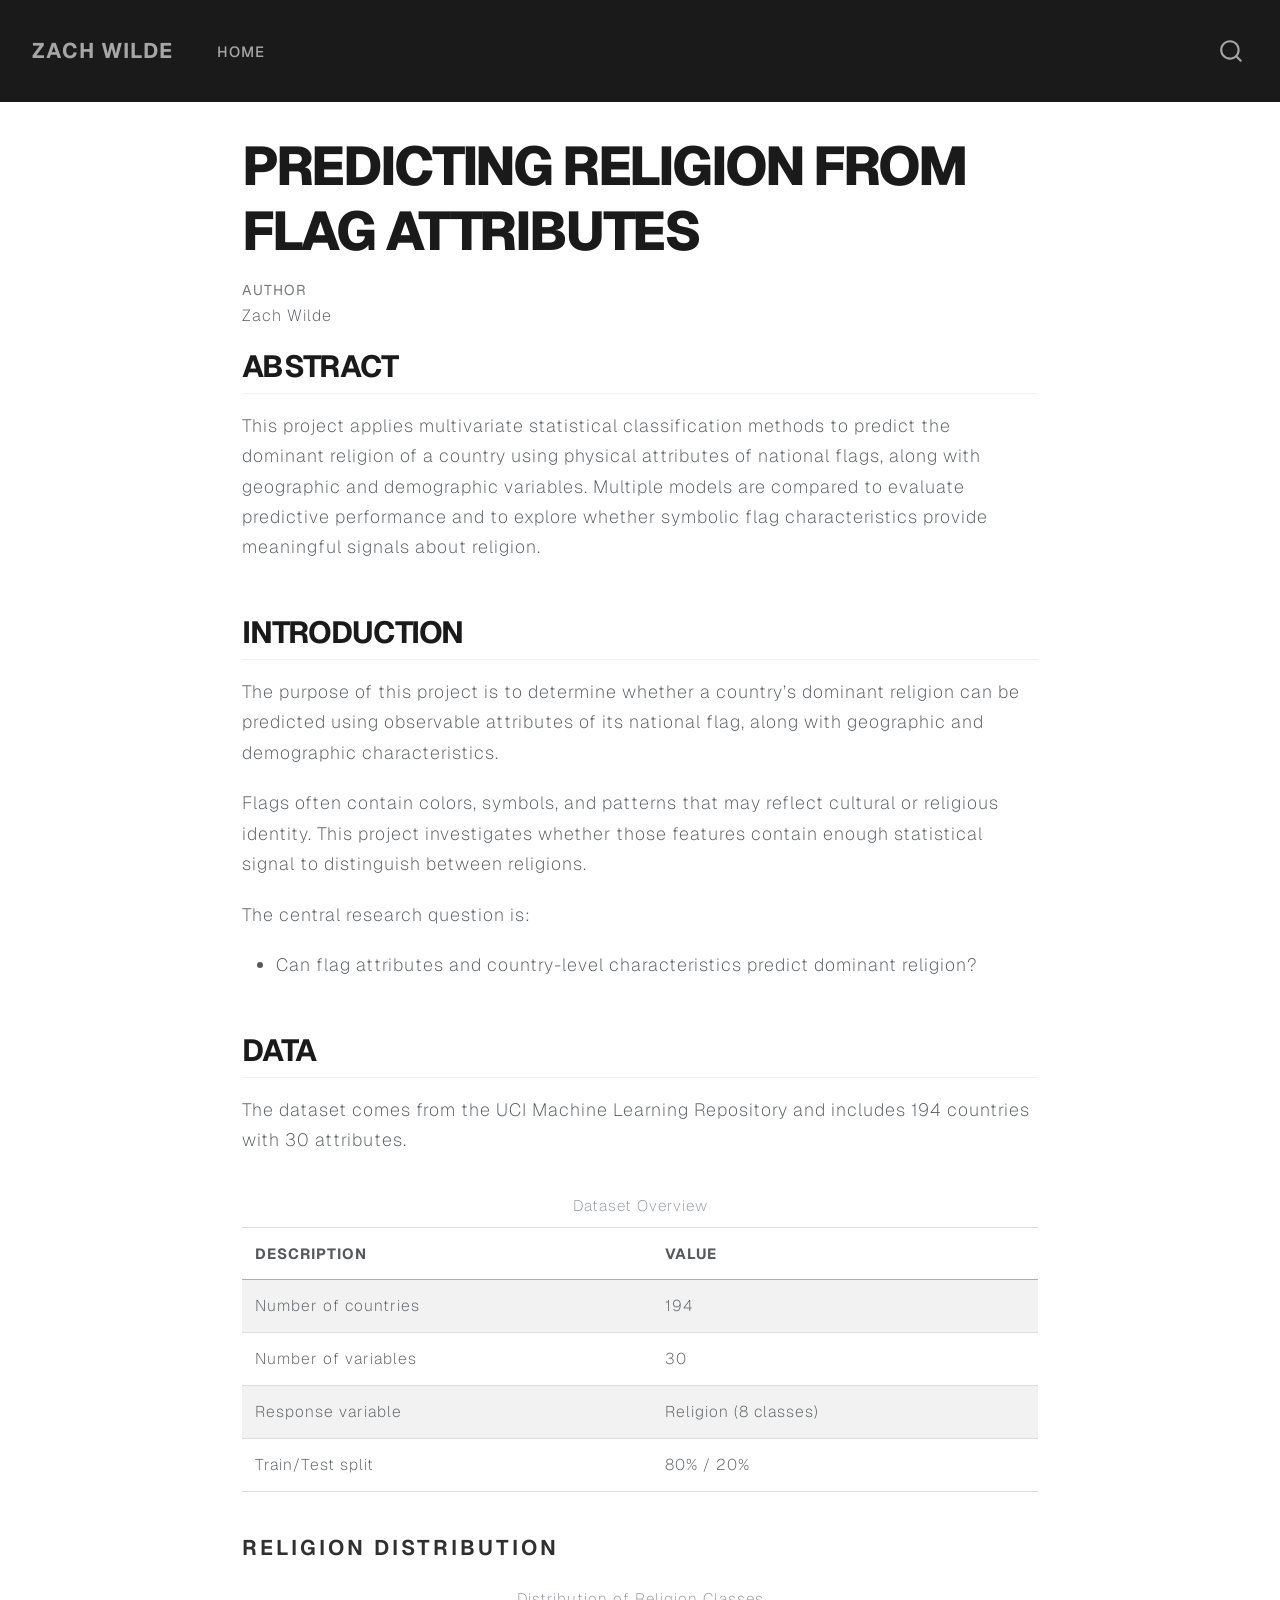
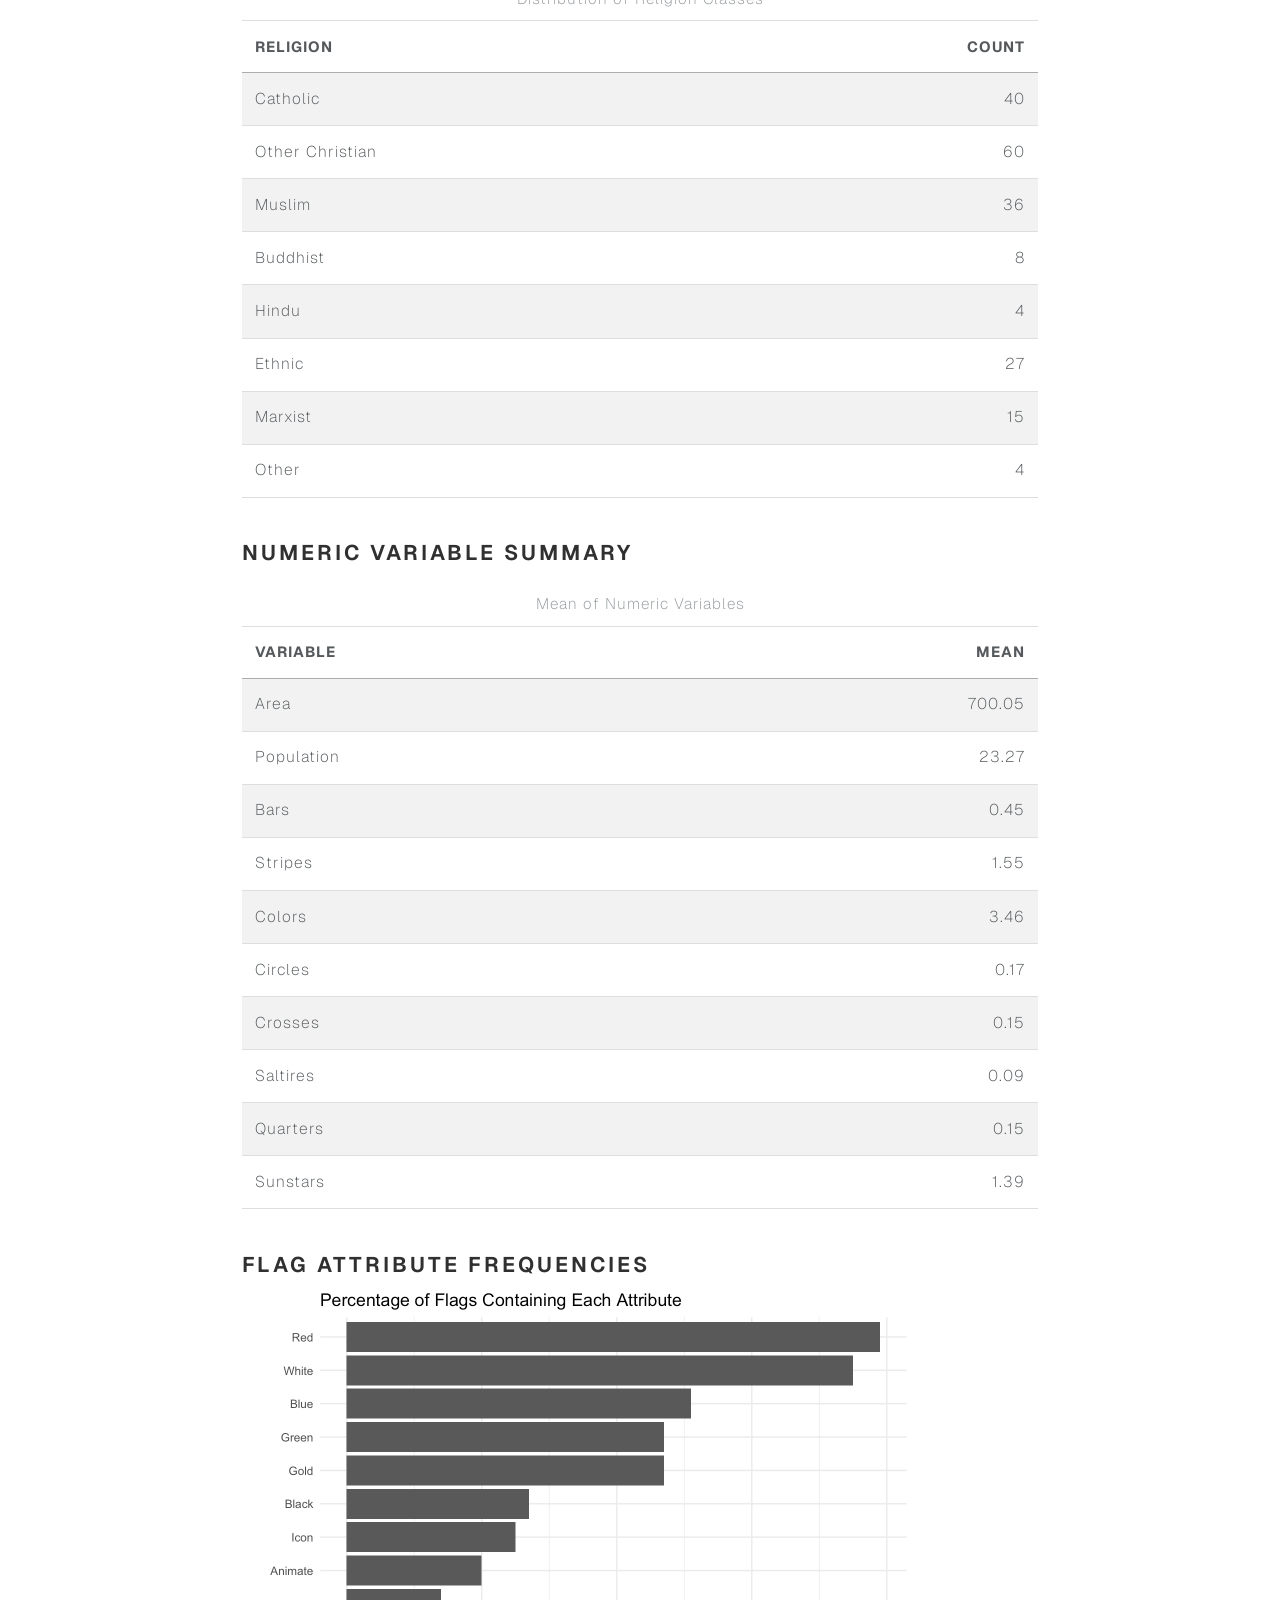
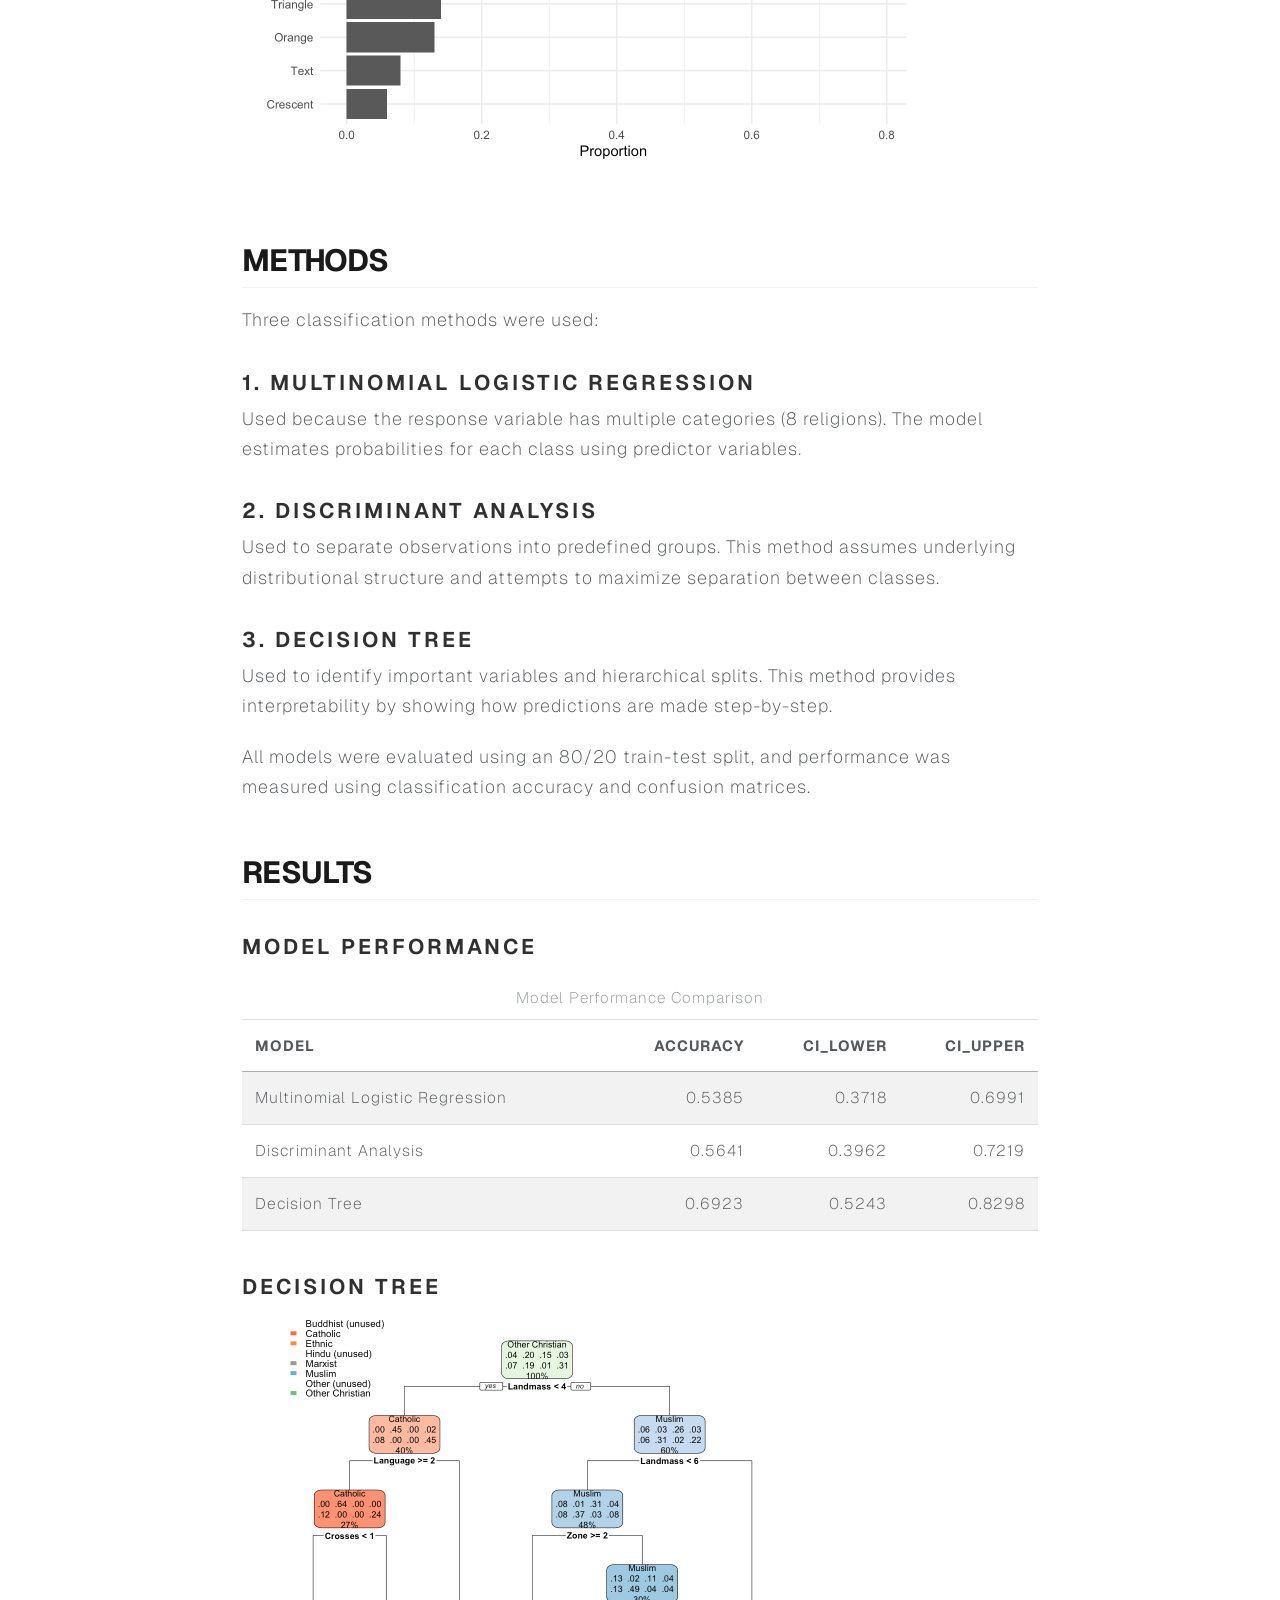
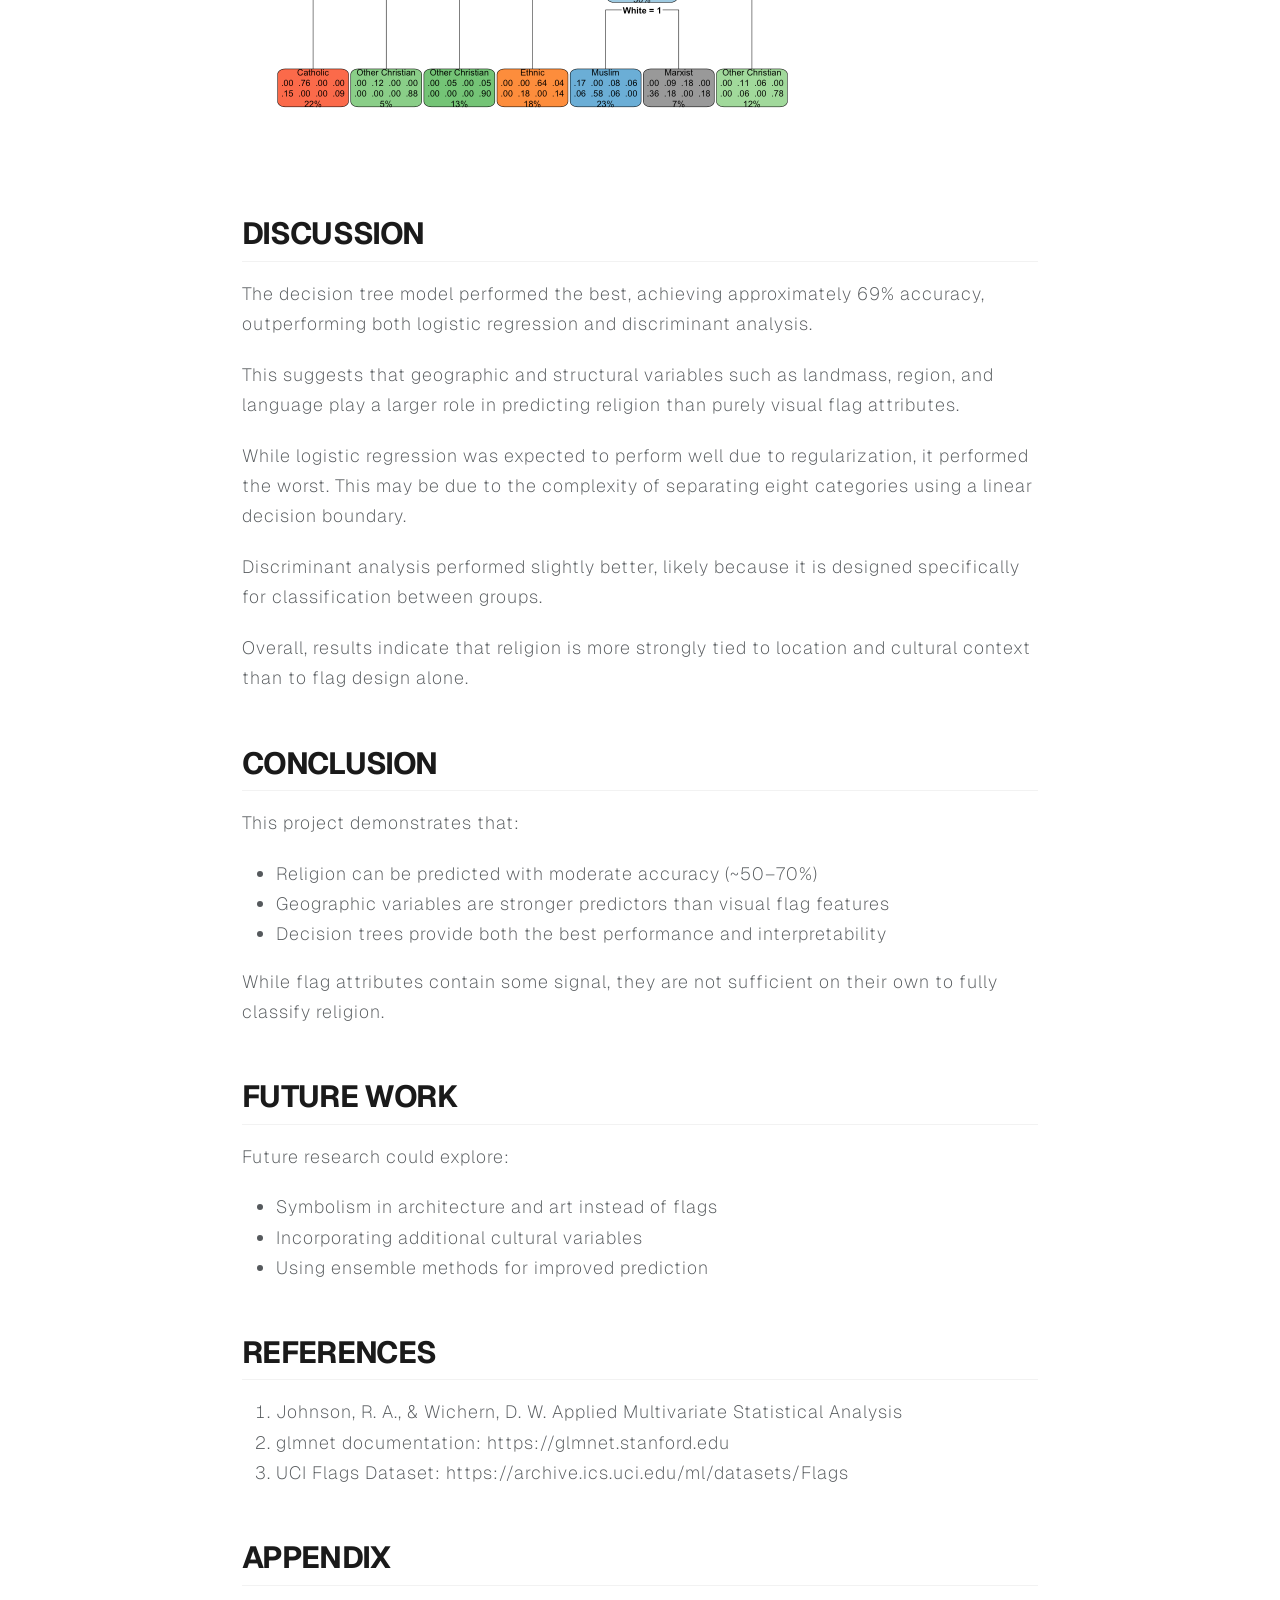
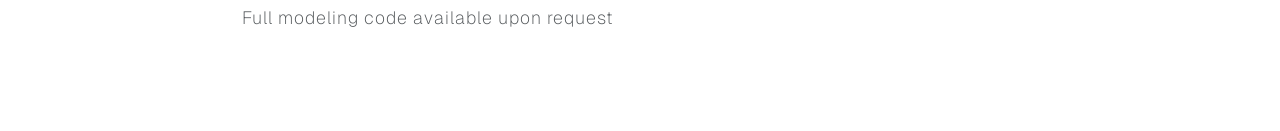
<file: flags.html>
<!DOCTYPE html>
<html xmlns="http://www.w3.org/1999/xhtml" lang="en" xml:lang="en"><head>

<meta charset="utf-8">
<meta name="generator" content="quarto-1.8.25">

<meta name="viewport" content="width=device-width, initial-scale=1.0, user-scalable=yes">

<meta name="author" content="Zach Wilde">

<title>Predicting Religion from Flag Attributes – Zach Wilde</title>
<style>
code{white-space: pre-wrap;}
span.smallcaps{font-variant: small-caps;}
div.columns{display: flex; gap: min(4vw, 1.5em);}
div.column{flex: auto; overflow-x: auto;}
div.hanging-indent{margin-left: 1.5em; text-indent: -1.5em;}
ul.task-list{list-style: none;}
ul.task-list li input[type="checkbox"] {
  width: 0.8em;
  margin: 0 0.8em 0.2em -1em; /* quarto-specific, see https://github.com/quarto-dev/quarto-cli/issues/4556 */ 
  vertical-align: middle;
}
</style>


<script src="site_libs/quarto-nav/quarto-nav.js"></script>
<script src="site_libs/quarto-nav/headroom.min.js"></script>
<script src="site_libs/clipboard/clipboard.min.js"></script>
<script src="site_libs/quarto-search/autocomplete.umd.js"></script>
<script src="site_libs/quarto-search/fuse.min.js"></script>
<script src="site_libs/quarto-search/quarto-search.js"></script>
<meta name="quarto:offset" content="./">
<script src="site_libs/quarto-html/quarto.js" type="module"></script>
<script src="site_libs/quarto-html/tabsets/tabsets.js" type="module"></script>
<script src="site_libs/quarto-html/axe/axe-check.js" type="module"></script>
<script src="site_libs/quarto-html/popper.min.js"></script>
<script src="site_libs/quarto-html/tippy.umd.min.js"></script>
<script src="site_libs/quarto-html/anchor.min.js"></script>
<link href="site_libs/quarto-html/tippy.css" rel="stylesheet">
<link href="site_libs/quarto-html/quarto-syntax-highlighting-7b89279ff1a6dce999919e0e67d4d9ec.css" rel="stylesheet" id="quarto-text-highlighting-styles">
<script src="site_libs/bootstrap/bootstrap.min.js"></script>
<link href="site_libs/bootstrap/bootstrap-icons.css" rel="stylesheet">
<link href="site_libs/bootstrap/bootstrap-26827f95213357c060b998e0666f8ebe.min.css" rel="stylesheet" append-hash="true" id="quarto-bootstrap" data-mode="light">
<script id="quarto-search-options" type="application/json">{
  "location": "navbar",
  "copy-button": false,
  "collapse-after": 3,
  "panel-placement": "end",
  "type": "overlay",
  "limit": 50,
  "keyboard-shortcut": [
    "f",
    "/",
    "s"
  ],
  "show-item-context": false,
  "language": {
    "search-no-results-text": "No results",
    "search-matching-documents-text": "matching documents",
    "search-copy-link-title": "Copy link to search",
    "search-hide-matches-text": "Hide additional matches",
    "search-more-match-text": "more match in this document",
    "search-more-matches-text": "more matches in this document",
    "search-clear-button-title": "Clear",
    "search-text-placeholder": "",
    "search-detached-cancel-button-title": "Cancel",
    "search-submit-button-title": "Submit",
    "search-label": "Search"
  }
}</script>
<script src="site_libs/kePrint-0.0.1/kePrint.js"></script>
<link href="site_libs/lightable-0.0.1/lightable.css" rel="stylesheet">


<link rel="stylesheet" href="styles.css">
</head>

<body class="nav-fixed fullcontent quarto-light">

<div id="quarto-search-results"></div>
  <header id="quarto-header" class="headroom fixed-top">
    <nav class="navbar navbar-expand-lg " data-bs-theme="dark">
      <div class="navbar-container container-fluid">
      <div class="navbar-brand-container mx-auto">
    <a href="./index.html" class="navbar-brand navbar-brand-logo">
    </a>
    <a class="navbar-brand" href="./index.html">
    <span class="navbar-title">Zach Wilde</span>
    </a>
  </div>
            <div id="quarto-search" class="" title="Search"></div>
          <button class="navbar-toggler" type="button" data-bs-toggle="collapse" data-bs-target="#navbarCollapse" aria-controls="navbarCollapse" role="menu" aria-expanded="false" aria-label="Toggle navigation" onclick="if (window.quartoToggleHeadroom) { window.quartoToggleHeadroom(); }">
  <span class="navbar-toggler-icon"></span>
</button>
          <div class="collapse navbar-collapse" id="navbarCollapse">
            <ul class="navbar-nav navbar-nav-scroll me-auto">
  <li class="nav-item">
    <a class="nav-link" href="./index.html"> 
<span class="menu-text">Home</span></a>
  </li>  
</ul>
          </div> <!-- /navcollapse -->
            <div class="quarto-navbar-tools">
</div>
      </div> <!-- /container-fluid -->
    </nav>
</header>
<!-- content -->
<div id="quarto-content" class="quarto-container page-columns page-rows-contents page-layout-article page-navbar">
<!-- sidebar -->
<!-- margin-sidebar -->
    
<!-- main -->
<main class="content" id="quarto-document-content">

<header id="title-block-header" class="quarto-title-block default">
<div class="quarto-title">
<h1 class="title">Predicting Religion from Flag Attributes</h1>
</div>



<div class="quarto-title-meta">

    <div>
    <div class="quarto-title-meta-heading">Author</div>
    <div class="quarto-title-meta-contents">
             <p>Zach Wilde </p>
          </div>
  </div>
    
  
    
  </div>
  


</header>


<section id="abstract" class="level2">
<h2 class="anchored" data-anchor-id="abstract">Abstract</h2>
<p>This project applies multivariate statistical classification methods to predict the dominant religion of a country using physical attributes of national flags, along with geographic and demographic variables. Multiple models are compared to evaluate predictive performance and to explore whether symbolic flag characteristics provide meaningful signals about religion.</p>
</section>
<section id="introduction" class="level2">
<h2 class="anchored" data-anchor-id="introduction">Introduction</h2>
<p>The purpose of this project is to determine whether a country’s dominant religion can be predicted using observable attributes of its national flag, along with geographic and demographic characteristics.</p>
<p>Flags often contain colors, symbols, and patterns that may reflect cultural or religious identity. This project investigates whether those features contain enough statistical signal to distinguish between religions.</p>
<p>The central research question is:</p>
<ul>
<li>Can flag attributes and country-level characteristics predict dominant religion?</li>
</ul>
</section>
<section id="data" class="level2">
<h2 class="anchored" data-anchor-id="data">Data</h2>
<p>The dataset comes from the UCI Machine Learning Repository and includes 194 countries with 30 attributes.</p>
<div class="cell">
<div class="cell-output-display">
<table class="table caption-top table-sm table-striped small">
<caption>Dataset Overview</caption>
<thead>
<tr class="header">
<th style="text-align: left;" data-quarto-table-cell-role="th">Description</th>
<th style="text-align: left;" data-quarto-table-cell-role="th">Value</th>
</tr>
</thead>
<tbody>
<tr class="odd">
<td style="text-align: left;">Number of countries</td>
<td style="text-align: left;">194</td>
</tr>
<tr class="even">
<td style="text-align: left;">Number of variables</td>
<td style="text-align: left;">30</td>
</tr>
<tr class="odd">
<td style="text-align: left;">Response variable</td>
<td style="text-align: left;">Religion (8 classes)</td>
</tr>
<tr class="even">
<td style="text-align: left;">Train/Test split</td>
<td style="text-align: left;">80% / 20%</td>
</tr>
</tbody>
</table>
</div>
</div>
<section id="religion-distribution" class="level3">
<h3 class="anchored" data-anchor-id="religion-distribution">Religion Distribution</h3>
<div class="cell">
<div class="cell-output-display">
<table class="table caption-top table-sm table-striped small">
<caption>Distribution of Religion Classes</caption>
<thead>
<tr class="header">
<th style="text-align: left;" data-quarto-table-cell-role="th">Religion</th>
<th style="text-align: right;" data-quarto-table-cell-role="th">Count</th>
</tr>
</thead>
<tbody>
<tr class="odd">
<td style="text-align: left;">Catholic</td>
<td style="text-align: right;">40</td>
</tr>
<tr class="even">
<td style="text-align: left;">Other Christian</td>
<td style="text-align: right;">60</td>
</tr>
<tr class="odd">
<td style="text-align: left;">Muslim</td>
<td style="text-align: right;">36</td>
</tr>
<tr class="even">
<td style="text-align: left;">Buddhist</td>
<td style="text-align: right;">8</td>
</tr>
<tr class="odd">
<td style="text-align: left;">Hindu</td>
<td style="text-align: right;">4</td>
</tr>
<tr class="even">
<td style="text-align: left;">Ethnic</td>
<td style="text-align: right;">27</td>
</tr>
<tr class="odd">
<td style="text-align: left;">Marxist</td>
<td style="text-align: right;">15</td>
</tr>
<tr class="even">
<td style="text-align: left;">Other</td>
<td style="text-align: right;">4</td>
</tr>
</tbody>
</table>
</div>
</div>
</section>
<section id="numeric-variable-summary" class="level3">
<h3 class="anchored" data-anchor-id="numeric-variable-summary">Numeric Variable Summary</h3>
<div class="cell">
<div class="cell-output-display">
<table class="table caption-top table-sm table-striped small">
<caption>Mean of Numeric Variables</caption>
<thead>
<tr class="header">
<th style="text-align: left;" data-quarto-table-cell-role="th">Variable</th>
<th style="text-align: right;" data-quarto-table-cell-role="th">Mean</th>
</tr>
</thead>
<tbody>
<tr class="odd">
<td style="text-align: left;">Area</td>
<td style="text-align: right;">700.05</td>
</tr>
<tr class="even">
<td style="text-align: left;">Population</td>
<td style="text-align: right;">23.27</td>
</tr>
<tr class="odd">
<td style="text-align: left;">Bars</td>
<td style="text-align: right;">0.45</td>
</tr>
<tr class="even">
<td style="text-align: left;">Stripes</td>
<td style="text-align: right;">1.55</td>
</tr>
<tr class="odd">
<td style="text-align: left;">Colors</td>
<td style="text-align: right;">3.46</td>
</tr>
<tr class="even">
<td style="text-align: left;">Circles</td>
<td style="text-align: right;">0.17</td>
</tr>
<tr class="odd">
<td style="text-align: left;">Crosses</td>
<td style="text-align: right;">0.15</td>
</tr>
<tr class="even">
<td style="text-align: left;">Saltires</td>
<td style="text-align: right;">0.09</td>
</tr>
<tr class="odd">
<td style="text-align: left;">Quarters</td>
<td style="text-align: right;">0.15</td>
</tr>
<tr class="even">
<td style="text-align: left;">Sunstars</td>
<td style="text-align: right;">1.39</td>
</tr>
</tbody>
</table>
</div>
</div>
</section>
<section id="flag-attribute-frequencies" class="level3">
<h3 class="anchored" data-anchor-id="flag-attribute-frequencies">Flag Attribute Frequencies</h3>
<div class="cell">
<div class="cell-output-display">
<div>
<figure class="figure">
<p><img src="flags_files/figure-html/unnamed-chunk-4-1.png" class="img-fluid figure-img" width="672"></p>
</figure>
</div>
</div>
</div>
</section>
</section>
<section id="methods" class="level2">
<h2 class="anchored" data-anchor-id="methods">Methods</h2>
<p>Three classification methods were used:</p>
<section id="multinomial-logistic-regression" class="level3">
<h3 class="anchored" data-anchor-id="multinomial-logistic-regression">1. Multinomial Logistic Regression</h3>
<p>Used because the response variable has multiple categories (8 religions). The model estimates probabilities for each class using predictor variables.</p>
</section>
<section id="discriminant-analysis" class="level3">
<h3 class="anchored" data-anchor-id="discriminant-analysis">2. Discriminant Analysis</h3>
<p>Used to separate observations into predefined groups. This method assumes underlying distributional structure and attempts to maximize separation between classes.</p>
</section>
<section id="decision-tree" class="level3">
<h3 class="anchored" data-anchor-id="decision-tree">3. Decision Tree</h3>
<p>Used to identify important variables and hierarchical splits. This method provides interpretability by showing how predictions are made step-by-step.</p>
<p>All models were evaluated using an 80/20 train-test split, and performance was measured using classification accuracy and confusion matrices.</p>
</section>
</section>
<section id="results" class="level2">
<h2 class="anchored" data-anchor-id="results">Results</h2>
<section id="model-performance" class="level3">
<h3 class="anchored" data-anchor-id="model-performance">Model Performance</h3>
<div class="cell">
<div class="cell-output-display">
<table class="table caption-top table-sm table-striped small">
<caption>Model Performance Comparison</caption>
<thead>
<tr class="header">
<th style="text-align: left;" data-quarto-table-cell-role="th">Model</th>
<th style="text-align: right;" data-quarto-table-cell-role="th">Accuracy</th>
<th style="text-align: right;" data-quarto-table-cell-role="th">CI_Lower</th>
<th style="text-align: right;" data-quarto-table-cell-role="th">CI_Upper</th>
</tr>
</thead>
<tbody>
<tr class="odd">
<td style="text-align: left;">Multinomial Logistic Regression</td>
<td style="text-align: right;">0.5385</td>
<td style="text-align: right;">0.3718</td>
<td style="text-align: right;">0.6991</td>
</tr>
<tr class="even">
<td style="text-align: left;">Discriminant Analysis</td>
<td style="text-align: right;">0.5641</td>
<td style="text-align: right;">0.3962</td>
<td style="text-align: right;">0.7219</td>
</tr>
<tr class="odd">
<td style="text-align: left;">Decision Tree</td>
<td style="text-align: right;">0.6923</td>
<td style="text-align: right;">0.5243</td>
<td style="text-align: right;">0.8298</td>
</tr>
</tbody>
</table>
</div>
</div>
</section>
<section id="decision-tree-1" class="level3">
<h3 class="anchored" data-anchor-id="decision-tree-1">Decision Tree</h3>
<div class="cell">
<div class="cell-output-display">
<div>
<figure class="figure">
<p><img src="figures/decision_tree.png" class="img-fluid figure-img" width="581"></p>
</figure>
</div>
</div>
</div>
</section>
</section>
<section id="discussion" class="level2">
<h2 class="anchored" data-anchor-id="discussion">Discussion</h2>
<p>The decision tree model performed the best, achieving approximately 69% accuracy, outperforming both logistic regression and discriminant analysis.</p>
<p>This suggests that geographic and structural variables such as landmass, region, and language play a larger role in predicting religion than purely visual flag attributes.</p>
<p>While logistic regression was expected to perform well due to regularization, it performed the worst. This may be due to the complexity of separating eight categories using a linear decision boundary.</p>
<p>Discriminant analysis performed slightly better, likely because it is designed specifically for classification between groups.</p>
<p>Overall, results indicate that religion is more strongly tied to location and cultural context than to flag design alone.</p>
</section>
<section id="conclusion" class="level2">
<h2 class="anchored" data-anchor-id="conclusion">Conclusion</h2>
<p>This project demonstrates that:</p>
<ul>
<li>Religion can be predicted with moderate accuracy (~50–70%)</li>
<li>Geographic variables are stronger predictors than visual flag features</li>
<li>Decision trees provide both the best performance and interpretability</li>
</ul>
<p>While flag attributes contain some signal, they are not sufficient on their own to fully classify religion.</p>
</section>
<section id="future-work" class="level2">
<h2 class="anchored" data-anchor-id="future-work">Future Work</h2>
<p>Future research could explore:</p>
<ul>
<li>Symbolism in architecture and art instead of flags</li>
<li>Incorporating additional cultural variables</li>
<li>Using ensemble methods for improved prediction</li>
</ul>
</section>
<section id="references" class="level2">
<h2 class="anchored" data-anchor-id="references">References</h2>
<ol type="1">
<li>Johnson, R. A., &amp; Wichern, D. W. Applied Multivariate Statistical Analysis</li>
<li>glmnet documentation: https://glmnet.stanford.edu</li>
<li>UCI Flags Dataset: https://archive.ics.uci.edu/ml/datasets/Flags</li>
</ol>
</section>
<section id="appendix" class="level2">
<h2 class="anchored" data-anchor-id="appendix">Appendix</h2>
<p>Full modeling code available upon request</p>


</section>

</main> <!-- /main -->
<script id="quarto-html-after-body" type="application/javascript">
  window.document.addEventListener("DOMContentLoaded", function (event) {
    const icon = "";
    const anchorJS = new window.AnchorJS();
    anchorJS.options = {
      placement: 'right',
      icon: icon
    };
    anchorJS.add('.anchored');
    const isCodeAnnotation = (el) => {
      for (const clz of el.classList) {
        if (clz.startsWith('code-annotation-')) {                     
          return true;
        }
      }
      return false;
    }
    const onCopySuccess = function(e) {
      // button target
      const button = e.trigger;
      // don't keep focus
      button.blur();
      // flash "checked"
      button.classList.add('code-copy-button-checked');
      var currentTitle = button.getAttribute("title");
      button.setAttribute("title", "Copied!");
      let tooltip;
      if (window.bootstrap) {
        button.setAttribute("data-bs-toggle", "tooltip");
        button.setAttribute("data-bs-placement", "left");
        button.setAttribute("data-bs-title", "Copied!");
        tooltip = new bootstrap.Tooltip(button, 
          { trigger: "manual", 
            customClass: "code-copy-button-tooltip",
            offset: [0, -8]});
        tooltip.show();    
      }
      setTimeout(function() {
        if (tooltip) {
          tooltip.hide();
          button.removeAttribute("data-bs-title");
          button.removeAttribute("data-bs-toggle");
          button.removeAttribute("data-bs-placement");
        }
        button.setAttribute("title", currentTitle);
        button.classList.remove('code-copy-button-checked');
      }, 1000);
      // clear code selection
      e.clearSelection();
    }
    const getTextToCopy = function(trigger) {
      const outerScaffold = trigger.parentElement.cloneNode(true);
      const codeEl = outerScaffold.querySelector('code');
      for (const childEl of codeEl.children) {
        if (isCodeAnnotation(childEl)) {
          childEl.remove();
        }
      }
      return codeEl.innerText;
    }
    const clipboard = new window.ClipboardJS('.code-copy-button:not([data-in-quarto-modal])', {
      text: getTextToCopy
    });
    clipboard.on('success', onCopySuccess);
    if (window.document.getElementById('quarto-embedded-source-code-modal')) {
      const clipboardModal = new window.ClipboardJS('.code-copy-button[data-in-quarto-modal]', {
        text: getTextToCopy,
        container: window.document.getElementById('quarto-embedded-source-code-modal')
      });
      clipboardModal.on('success', onCopySuccess);
    }
      var localhostRegex = new RegExp(/^(?:http|https):\/\/localhost\:?[0-9]*\//);
      var mailtoRegex = new RegExp(/^mailto:/);
        var filterRegex = new RegExp('/' + window.location.host + '/');
      var isInternal = (href) => {
          return filterRegex.test(href) || localhostRegex.test(href) || mailtoRegex.test(href);
      }
      // Inspect non-navigation links and adorn them if external
     var links = window.document.querySelectorAll('a[href]:not(.nav-link):not(.navbar-brand):not(.toc-action):not(.sidebar-link):not(.sidebar-item-toggle):not(.pagination-link):not(.no-external):not([aria-hidden]):not(.dropdown-item):not(.quarto-navigation-tool):not(.about-link)');
      for (var i=0; i<links.length; i++) {
        const link = links[i];
        if (!isInternal(link.href)) {
          // undo the damage that might have been done by quarto-nav.js in the case of
          // links that we want to consider external
          if (link.dataset.originalHref !== undefined) {
            link.href = link.dataset.originalHref;
          }
        }
      }
    function tippyHover(el, contentFn, onTriggerFn, onUntriggerFn) {
      const config = {
        allowHTML: true,
        maxWidth: 500,
        delay: 100,
        arrow: false,
        appendTo: function(el) {
            return el.parentElement;
        },
        interactive: true,
        interactiveBorder: 10,
        theme: 'quarto',
        placement: 'bottom-start',
      };
      if (contentFn) {
        config.content = contentFn;
      }
      if (onTriggerFn) {
        config.onTrigger = onTriggerFn;
      }
      if (onUntriggerFn) {
        config.onUntrigger = onUntriggerFn;
      }
      window.tippy(el, config); 
    }
    const noterefs = window.document.querySelectorAll('a[role="doc-noteref"]');
    for (var i=0; i<noterefs.length; i++) {
      const ref = noterefs[i];
      tippyHover(ref, function() {
        // use id or data attribute instead here
        let href = ref.getAttribute('data-footnote-href') || ref.getAttribute('href');
        try { href = new URL(href).hash; } catch {}
        const id = href.replace(/^#\/?/, "");
        const note = window.document.getElementById(id);
        if (note) {
          return note.innerHTML;
        } else {
          return "";
        }
      });
    }
    const xrefs = window.document.querySelectorAll('a.quarto-xref');
    const processXRef = (id, note) => {
      // Strip column container classes
      const stripColumnClz = (el) => {
        el.classList.remove("page-full", "page-columns");
        if (el.children) {
          for (const child of el.children) {
            stripColumnClz(child);
          }
        }
      }
      stripColumnClz(note)
      if (id === null || id.startsWith('sec-')) {
        // Special case sections, only their first couple elements
        const container = document.createElement("div");
        if (note.children && note.children.length > 2) {
          container.appendChild(note.children[0].cloneNode(true));
          for (let i = 1; i < note.children.length; i++) {
            const child = note.children[i];
            if (child.tagName === "P" && child.innerText === "") {
              continue;
            } else {
              container.appendChild(child.cloneNode(true));
              break;
            }
          }
          if (window.Quarto?.typesetMath) {
            window.Quarto.typesetMath(container);
          }
          return container.innerHTML
        } else {
          if (window.Quarto?.typesetMath) {
            window.Quarto.typesetMath(note);
          }
          return note.innerHTML;
        }
      } else {
        // Remove any anchor links if they are present
        const anchorLink = note.querySelector('a.anchorjs-link');
        if (anchorLink) {
          anchorLink.remove();
        }
        if (window.Quarto?.typesetMath) {
          window.Quarto.typesetMath(note);
        }
        if (note.classList.contains("callout")) {
          return note.outerHTML;
        } else {
          return note.innerHTML;
        }
      }
    }
    for (var i=0; i<xrefs.length; i++) {
      const xref = xrefs[i];
      tippyHover(xref, undefined, function(instance) {
        instance.disable();
        let url = xref.getAttribute('href');
        let hash = undefined; 
        if (url.startsWith('#')) {
          hash = url;
        } else {
          try { hash = new URL(url).hash; } catch {}
        }
        if (hash) {
          const id = hash.replace(/^#\/?/, "");
          const note = window.document.getElementById(id);
          if (note !== null) {
            try {
              const html = processXRef(id, note.cloneNode(true));
              instance.setContent(html);
            } finally {
              instance.enable();
              instance.show();
            }
          } else {
            // See if we can fetch this
            fetch(url.split('#')[0])
            .then(res => res.text())
            .then(html => {
              const parser = new DOMParser();
              const htmlDoc = parser.parseFromString(html, "text/html");
              const note = htmlDoc.getElementById(id);
              if (note !== null) {
                const html = processXRef(id, note);
                instance.setContent(html);
              } 
            }).finally(() => {
              instance.enable();
              instance.show();
            });
          }
        } else {
          // See if we can fetch a full url (with no hash to target)
          // This is a special case and we should probably do some content thinning / targeting
          fetch(url)
          .then(res => res.text())
          .then(html => {
            const parser = new DOMParser();
            const htmlDoc = parser.parseFromString(html, "text/html");
            const note = htmlDoc.querySelector('main.content');
            if (note !== null) {
              // This should only happen for chapter cross references
              // (since there is no id in the URL)
              // remove the first header
              if (note.children.length > 0 && note.children[0].tagName === "HEADER") {
                note.children[0].remove();
              }
              const html = processXRef(null, note);
              instance.setContent(html);
            } 
          }).finally(() => {
            instance.enable();
            instance.show();
          });
        }
      }, function(instance) {
      });
    }
        let selectedAnnoteEl;
        const selectorForAnnotation = ( cell, annotation) => {
          let cellAttr = 'data-code-cell="' + cell + '"';
          let lineAttr = 'data-code-annotation="' +  annotation + '"';
          const selector = 'span[' + cellAttr + '][' + lineAttr + ']';
          return selector;
        }
        const selectCodeLines = (annoteEl) => {
          const doc = window.document;
          const targetCell = annoteEl.getAttribute("data-target-cell");
          const targetAnnotation = annoteEl.getAttribute("data-target-annotation");
          const annoteSpan = window.document.querySelector(selectorForAnnotation(targetCell, targetAnnotation));
          const lines = annoteSpan.getAttribute("data-code-lines").split(",");
          const lineIds = lines.map((line) => {
            return targetCell + "-" + line;
          })
          let top = null;
          let height = null;
          let parent = null;
          if (lineIds.length > 0) {
              //compute the position of the single el (top and bottom and make a div)
              const el = window.document.getElementById(lineIds[0]);
              top = el.offsetTop;
              height = el.offsetHeight;
              parent = el.parentElement.parentElement;
            if (lineIds.length > 1) {
              const lastEl = window.document.getElementById(lineIds[lineIds.length - 1]);
              const bottom = lastEl.offsetTop + lastEl.offsetHeight;
              height = bottom - top;
            }
            if (top !== null && height !== null && parent !== null) {
              // cook up a div (if necessary) and position it 
              let div = window.document.getElementById("code-annotation-line-highlight");
              if (div === null) {
                div = window.document.createElement("div");
                div.setAttribute("id", "code-annotation-line-highlight");
                div.style.position = 'absolute';
                parent.appendChild(div);
              }
              div.style.top = top - 2 + "px";
              div.style.height = height + 4 + "px";
              div.style.left = 0;
              let gutterDiv = window.document.getElementById("code-annotation-line-highlight-gutter");
              if (gutterDiv === null) {
                gutterDiv = window.document.createElement("div");
                gutterDiv.setAttribute("id", "code-annotation-line-highlight-gutter");
                gutterDiv.style.position = 'absolute';
                const codeCell = window.document.getElementById(targetCell);
                const gutter = codeCell.querySelector('.code-annotation-gutter');
                gutter.appendChild(gutterDiv);
              }
              gutterDiv.style.top = top - 2 + "px";
              gutterDiv.style.height = height + 4 + "px";
            }
            selectedAnnoteEl = annoteEl;
          }
        };
        const unselectCodeLines = () => {
          const elementsIds = ["code-annotation-line-highlight", "code-annotation-line-highlight-gutter"];
          elementsIds.forEach((elId) => {
            const div = window.document.getElementById(elId);
            if (div) {
              div.remove();
            }
          });
          selectedAnnoteEl = undefined;
        };
          // Handle positioning of the toggle
      window.addEventListener(
        "resize",
        throttle(() => {
          elRect = undefined;
          if (selectedAnnoteEl) {
            selectCodeLines(selectedAnnoteEl);
          }
        }, 10)
      );
      function throttle(fn, ms) {
      let throttle = false;
      let timer;
        return (...args) => {
          if(!throttle) { // first call gets through
              fn.apply(this, args);
              throttle = true;
          } else { // all the others get throttled
              if(timer) clearTimeout(timer); // cancel #2
              timer = setTimeout(() => {
                fn.apply(this, args);
                timer = throttle = false;
              }, ms);
          }
        };
      }
        // Attach click handler to the DT
        const annoteDls = window.document.querySelectorAll('dt[data-target-cell]');
        for (const annoteDlNode of annoteDls) {
          annoteDlNode.addEventListener('click', (event) => {
            const clickedEl = event.target;
            if (clickedEl !== selectedAnnoteEl) {
              unselectCodeLines();
              const activeEl = window.document.querySelector('dt[data-target-cell].code-annotation-active');
              if (activeEl) {
                activeEl.classList.remove('code-annotation-active');
              }
              selectCodeLines(clickedEl);
              clickedEl.classList.add('code-annotation-active');
            } else {
              // Unselect the line
              unselectCodeLines();
              clickedEl.classList.remove('code-annotation-active');
            }
          });
        }
    const findCites = (el) => {
      const parentEl = el.parentElement;
      if (parentEl) {
        const cites = parentEl.dataset.cites;
        if (cites) {
          return {
            el,
            cites: cites.split(' ')
          };
        } else {
          return findCites(el.parentElement)
        }
      } else {
        return undefined;
      }
    };
    var bibliorefs = window.document.querySelectorAll('a[role="doc-biblioref"]');
    for (var i=0; i<bibliorefs.length; i++) {
      const ref = bibliorefs[i];
      const citeInfo = findCites(ref);
      if (citeInfo) {
        tippyHover(citeInfo.el, function() {
          var popup = window.document.createElement('div');
          citeInfo.cites.forEach(function(cite) {
            var citeDiv = window.document.createElement('div');
            citeDiv.classList.add('hanging-indent');
            citeDiv.classList.add('csl-entry');
            var biblioDiv = window.document.getElementById('ref-' + cite);
            if (biblioDiv) {
              citeDiv.innerHTML = biblioDiv.innerHTML;
            }
            popup.appendChild(citeDiv);
          });
          return popup.innerHTML;
        });
      }
    }
  });
  </script>
</div> <!-- /content -->




</body></html>
</file>
<file: site_libs/quarto-html/tippy.css>
.tippy-box[data-animation=fade][data-state=hidden]{opacity:0}[data-tippy-root]{max-width:calc(100vw - 10px)}.tippy-box{position:relative;background-color:#333;color:#fff;border-radius:4px;font-size:14px;line-height:1.4;white-space:normal;outline:0;transition-property:transform,visibility,opacity}.tippy-box[data-placement^=top]>.tippy-arrow{bottom:0}.tippy-box[data-placement^=top]>.tippy-arrow:before{bottom:-7px;left:0;border-width:8px 8px 0;border-top-color:initial;transform-origin:center top}.tippy-box[data-placement^=bottom]>.tippy-arrow{top:0}.tippy-box[data-placement^=bottom]>.tippy-arrow:before{top:-7px;left:0;border-width:0 8px 8px;border-bottom-color:initial;transform-origin:center bottom}.tippy-box[data-placement^=left]>.tippy-arrow{right:0}.tippy-box[data-placement^=left]>.tippy-arrow:before{border-width:8px 0 8px 8px;border-left-color:initial;right:-7px;transform-origin:center left}.tippy-box[data-placement^=right]>.tippy-arrow{left:0}.tippy-box[data-placement^=right]>.tippy-arrow:before{left:-7px;border-width:8px 8px 8px 0;border-right-color:initial;transform-origin:center right}.tippy-box[data-inertia][data-state=visible]{transition-timing-function:cubic-bezier(.54,1.5,.38,1.11)}.tippy-arrow{width:16px;height:16px;color:#333}.tippy-arrow:before{content:"";position:absolute;border-color:transparent;border-style:solid}.tippy-content{position:relative;padding:5px 9px;z-index:1}
</file>
<file: site_libs/quarto-html/quarto-syntax-highlighting-7b89279ff1a6dce999919e0e67d4d9ec.css>
/* quarto syntax highlight colors */
:root {
  --quarto-hl-ot-color: #003B4F;
  --quarto-hl-at-color: #657422;
  --quarto-hl-ss-color: #20794D;
  --quarto-hl-an-color: #5E5E5E;
  --quarto-hl-fu-color: #4758AB;
  --quarto-hl-st-color: #20794D;
  --quarto-hl-cf-color: #003B4F;
  --quarto-hl-op-color: #5E5E5E;
  --quarto-hl-er-color: #AD0000;
  --quarto-hl-bn-color: #AD0000;
  --quarto-hl-al-color: #AD0000;
  --quarto-hl-va-color: #111111;
  --quarto-hl-bu-color: inherit;
  --quarto-hl-ex-color: inherit;
  --quarto-hl-pp-color: #AD0000;
  --quarto-hl-in-color: #5E5E5E;
  --quarto-hl-vs-color: #20794D;
  --quarto-hl-wa-color: #5E5E5E;
  --quarto-hl-do-color: #5E5E5E;
  --quarto-hl-im-color: #00769E;
  --quarto-hl-ch-color: #20794D;
  --quarto-hl-dt-color: #AD0000;
  --quarto-hl-fl-color: #AD0000;
  --quarto-hl-co-color: #5E5E5E;
  --quarto-hl-cv-color: #5E5E5E;
  --quarto-hl-cn-color: #8f5902;
  --quarto-hl-sc-color: #5E5E5E;
  --quarto-hl-dv-color: #AD0000;
  --quarto-hl-kw-color: #003B4F;
}

/* other quarto variables */
:root {
  --quarto-font-monospace: SFMono-Regular, Menlo, Monaco, Consolas, "Liberation Mono", "Courier New", monospace;
}

/* syntax highlight based on Pandoc's rules */
pre > code.sourceCode > span {
  color: #003B4F;
}

code.sourceCode > span {
  color: #003B4F;
}

div.sourceCode,
div.sourceCode pre.sourceCode {
  color: #003B4F;
}

/* Normal */
code span {
  color: #003B4F;
}

/* Alert */
code span.al {
  color: #AD0000;
  font-style: inherit;
}

/* Annotation */
code span.an {
  color: #5E5E5E;
  font-style: inherit;
}

/* Attribute */
code span.at {
  color: #657422;
  font-style: inherit;
}

/* BaseN */
code span.bn {
  color: #AD0000;
  font-style: inherit;
}

/* BuiltIn */
code span.bu {
  font-style: inherit;
}

/* ControlFlow */
code span.cf {
  color: #003B4F;
  font-weight: bold;
  font-style: inherit;
}

/* Char */
code span.ch {
  color: #20794D;
  font-style: inherit;
}

/* Constant */
code span.cn {
  color: #8f5902;
  font-style: inherit;
}

/* Comment */
code span.co {
  color: #5E5E5E;
  font-style: inherit;
}

/* CommentVar */
code span.cv {
  color: #5E5E5E;
  font-style: italic;
}

/* Documentation */
code span.do {
  color: #5E5E5E;
  font-style: italic;
}

/* DataType */
code span.dt {
  color: #AD0000;
  font-style: inherit;
}

/* DecVal */
code span.dv {
  color: #AD0000;
  font-style: inherit;
}

/* Error */
code span.er {
  color: #AD0000;
  font-style: inherit;
}

/* Extension */
code span.ex {
  font-style: inherit;
}

/* Float */
code span.fl {
  color: #AD0000;
  font-style: inherit;
}

/* Function */
code span.fu {
  color: #4758AB;
  font-style: inherit;
}

/* Import */
code span.im {
  color: #00769E;
  font-style: inherit;
}

/* Information */
code span.in {
  color: #5E5E5E;
  font-style: inherit;
}

/* Keyword */
code span.kw {
  color: #003B4F;
  font-weight: bold;
  font-style: inherit;
}

/* Operator */
code span.op {
  color: #5E5E5E;
  font-style: inherit;
}

/* Other */
code span.ot {
  color: #003B4F;
  font-style: inherit;
}

/* Preprocessor */
code span.pp {
  color: #AD0000;
  font-style: inherit;
}

/* SpecialChar */
code span.sc {
  color: #5E5E5E;
  font-style: inherit;
}

/* SpecialString */
code span.ss {
  color: #20794D;
  font-style: inherit;
}

/* String */
code span.st {
  color: #20794D;
  font-style: inherit;
}

/* Variable */
code span.va {
  color: #111111;
  font-style: inherit;
}

/* VerbatimString */
code span.vs {
  color: #20794D;
  font-style: inherit;
}

/* Warning */
code span.wa {
  color: #5E5E5E;
  font-style: italic;
}

.prevent-inlining {
  content: "</";
}

/*# sourceMappingURL=3944bc705cfaf4c80e56f77c5205168a.css.map */
</file>
<file: styles.css>
/* =========================
   Fonts
   ========================= */

@import url('https://fonts.googleapis.com/css2?family=Geist:wght@100..900&display=swap');

:root {
  --bs-body-font-family: "Geist", system-ui, sans-serif;
}

/* =========================
   Base Typography / Width
   ========================= */

body {
  font-family: "Geist", system-ui, sans-serif;
  font-size: 1.05rem;
  line-height: 1.7;
  max-width: 1200px;
  margin: 0 auto;
  padding-left: 2rem;
  padding-right: 2rem;
}

p {
  margin-bottom: 1.2rem;
}


/* =========================
   Headings
   ========================= */

h1 {
  font-size: 3.2rem;
  font-weight: 800;
  letter-spacing: -0.04em;
  margin-bottom: 0.25rem;
}

h2 {
  font-size: 1.8rem;
  font-weight: 700;
  letter-spacing: -0.02em;
  margin-top: 3rem;
  margin-bottom: 1rem;
}

h3 {
  font-size: 1.25rem;
  font-weight: 650;
  margin-top: 2rem;
  margin-bottom: 0.5rem;
}

/* =========================
   Navigation
   ========================= */

.navbar {
  font-weight: 500;
}

.navbar-brand {
  font-weight: 700;
}

/* =========================
   Links
   ========================= */

a {
  text-decoration: none;
}

a:hover {
  text-decoration: underline;
}

/* =========================
   Project Layout
   ========================= */

.project-row {
  display: flex;
  align-items: center;
  gap: 3rem;
  margin-bottom: 5rem;
}

.project-text {
  flex: 3;
}

.project-image {
  flex: 2;
}

.project-image img {
  width: 100%;
  max-width: 100%;
  height: auto;
  display: block;
  border-radius: 12px;
  box-shadow: 0 8px 30px rgba(0,0,0,.12);
  transition: transform .2s ease;
}

.project-image img:hover {
  transform: scale(1.02);
}

/* =========================
   Project Cards
   ========================= */

.project-card {
  padding: 1.5rem;
  border: 1px solid rgba(0,0,0,.08);
  border-radius: 12px;
  margin-bottom: 1.5rem;
  transition: transform .15s ease;
}

.project-card:hover {
  transform: translateY(-2px);
}

/* =========================
   Images
   ========================= */

img {
  border-radius: 10px;
}

/* =========================
   Hero Section
   ========================= */

.hero-subtitle {
  font-size: 1.25rem;
  color: #666;
  margin-bottom: 2rem;
}

/* =========================
   Footer
   ========================= */

footer {
  margin-top: 4rem;
  opacity: .7;
  font-size: .9rem;
}

/* =========================
   Mobile
   ========================= */

@media (max-width: 900px) {
  body {
    padding-left: 1.25rem;
    padding-right: 1.25rem;
  }

  .project-row {
    flex-direction: column;
    align-items: flex-start;
    gap: 1.25rem;
    margin-bottom: 4rem;
  }

  .project-text,
  .project-image {
    flex: none;
    width: 100%;
  }

  .project-image img {
    width: 100%;
  }
}

@media (max-width: 768px) {
  body {
    font-size: 1rem;
  }

  h1 {
    font-size: 2.4rem;
  }

  h2 {
    font-size: 1.5rem;
  }
}
</file>
<file: site_libs/lightable-0.0.1/lightable.css>
/*!
 * lightable v0.0.1
 * Copyright 2020 Hao Zhu
 * Licensed under MIT (https://github.com/haozhu233/kableExtra/blob/master/LICENSE)
 */

.lightable-minimal {
  border-collapse: separate;
  border-spacing: 16px 1px;
  width: 100%;
  margin-bottom: 10px;
}

.lightable-minimal td {
  margin-left: 5px;
  margin-right: 5px;
}

.lightable-minimal th {
  margin-left: 5px;
  margin-right: 5px;
}

.lightable-minimal thead tr:last-child th {
  border-bottom: 2px solid #00000050;
  empty-cells: hide;

}

.lightable-minimal tbody tr:first-child td {
  padding-top: 0.5em;
}

.lightable-minimal.lightable-hover tbody tr:hover {
  background-color: #f5f5f5;
}

.lightable-minimal.lightable-striped tbody tr:nth-child(even) {
  background-color: #f5f5f5;
}

.lightable-classic {
  border-top: 0.16em solid #111111;
  border-bottom: 0.16em solid #111111;
  width: 100%;
  margin-bottom: 10px;
  margin: 10px 5px;
}

.lightable-classic tfoot tr td {
  border: 0;
}

.lightable-classic tfoot tr:first-child td {
  border-top: 0.14em solid #111111;
}

.lightable-classic caption {
  color: #222222;
}

.lightable-classic td {
  padding-left: 5px;
  padding-right: 5px;
  color: #222222;
}

.lightable-classic th {
  padding-left: 5px;
  padding-right: 5px;
  font-weight: normal;
  color: #222222;
}

.lightable-classic thead tr:last-child th {
  border-bottom: 0.10em solid #111111;
}

.lightable-classic.lightable-hover tbody tr:hover {
  background-color: #F9EEC1;
}

.lightable-classic.lightable-striped tbody tr:nth-child(even) {
  background-color: #f5f5f5;
}

.lightable-classic-2 {
  border-top: 3px double #111111;
  border-bottom: 3px double #111111;
  width: 100%;
  margin-bottom: 10px;
}

.lightable-classic-2 tfoot tr td {
  border: 0;
}

.lightable-classic-2 tfoot tr:first-child td {
  border-top: 3px double #111111;
}

.lightable-classic-2 caption {
  color: #222222;
}

.lightable-classic-2 td {
  padding-left: 5px;
  padding-right: 5px;
  color: #222222;
}

.lightable-classic-2 th {
  padding-left: 5px;
  padding-right: 5px;
  font-weight: normal;
  color: #222222;
}

.lightable-classic-2 tbody tr:last-child td {
  border-bottom: 3px double #111111;
}

.lightable-classic-2 thead tr:last-child th {
  border-bottom: 1px solid #111111;
}

.lightable-classic-2.lightable-hover tbody tr:hover {
  background-color: #F9EEC1;
}

.lightable-classic-2.lightable-striped tbody tr:nth-child(even) {
  background-color: #f5f5f5;
}

.lightable-material {
  min-width: 100%;
  white-space: nowrap;
  table-layout: fixed;
  font-family: Roboto, sans-serif;
  border: 1px solid #EEE;
  border-collapse: collapse;
  margin-bottom: 10px;
}

.lightable-material tfoot tr td {
  border: 0;
}

.lightable-material tfoot tr:first-child td {
  border-top: 1px solid #EEE;
}

.lightable-material th {
  height: 56px;
  padding-left: 16px;
  padding-right: 16px;
}

.lightable-material td {
  height: 52px;
  padding-left: 16px;
  padding-right: 16px;
  border-top: 1px solid #eeeeee;
}

.lightable-material.lightable-hover tbody tr:hover {
  background-color: #f5f5f5;
}

.lightable-material.lightable-striped tbody tr:nth-child(even) {
  background-color: #f5f5f5;
}

.lightable-material.lightable-striped tbody td {
  border: 0;
}

.lightable-material.lightable-striped thead tr:last-child th {
  border-bottom: 1px solid #ddd;
}

.lightable-material-dark {
  min-width: 100%;
  white-space: nowrap;
  table-layout: fixed;
  font-family: Roboto, sans-serif;
  border: 1px solid #FFFFFF12;
  border-collapse: collapse;
  margin-bottom: 10px;
  background-color: #363640;
}

.lightable-material-dark tfoot tr td {
  border: 0;
}

.lightable-material-dark tfoot tr:first-child td {
  border-top: 1px solid #FFFFFF12;
}

.lightable-material-dark th {
  height: 56px;
  padding-left: 16px;
  padding-right: 16px;
  color: #FFFFFF60;
}

.lightable-material-dark td {
  height: 52px;
  padding-left: 16px;
  padding-right: 16px;
  color: #FFFFFF;
  border-top: 1px solid #FFFFFF12;
}

.lightable-material-dark.lightable-hover tbody tr:hover {
  background-color: #FFFFFF12;
}

.lightable-material-dark.lightable-striped tbody tr:nth-child(even) {
  background-color: #FFFFFF12;
}

.lightable-material-dark.lightable-striped tbody td {
  border: 0;
}

.lightable-material-dark.lightable-striped thead tr:last-child th {
  border-bottom: 1px solid #FFFFFF12;
}

.lightable-paper {
  width: 100%;
  margin-bottom: 10px;
  color: #444;
}

.lightable-paper tfoot tr td {
  border: 0;
}

.lightable-paper tfoot tr:first-child td {
  border-top: 1px solid #00000020;
}

.lightable-paper thead tr:last-child th {
  color: #666;
  vertical-align: bottom;
  border-bottom: 1px solid #00000020;
  line-height: 1.15em;
  padding: 10px 5px;
}

.lightable-paper td {
  vertical-align: middle;
  border-bottom: 1px solid #00000010;
  line-height: 1.15em;
  padding: 7px 5px;
}

.lightable-paper.lightable-hover tbody tr:hover {
  background-color: #F9EEC1;
}

.lightable-paper.lightable-striped tbody tr:nth-child(even) {
  background-color: #00000008;
}

.lightable-paper.lightable-striped tbody td {
  border: 0;
}
</file>
